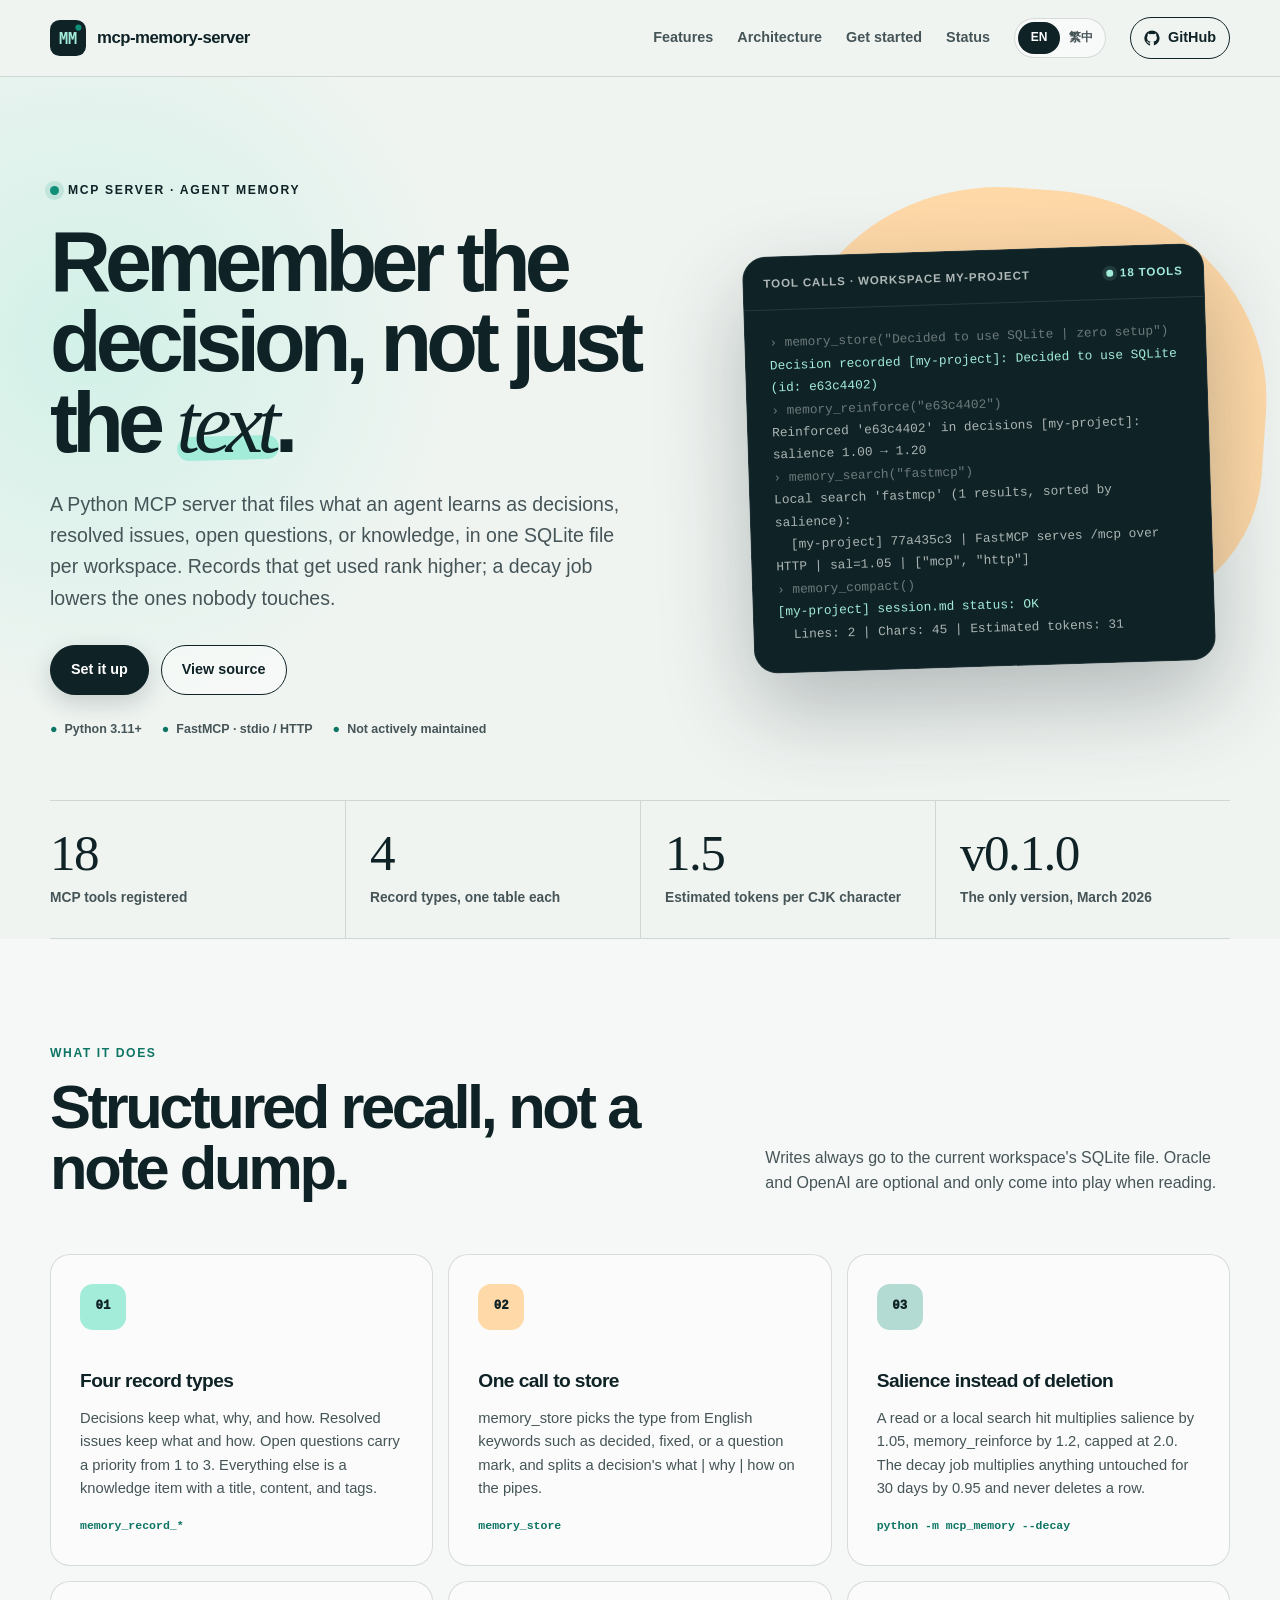
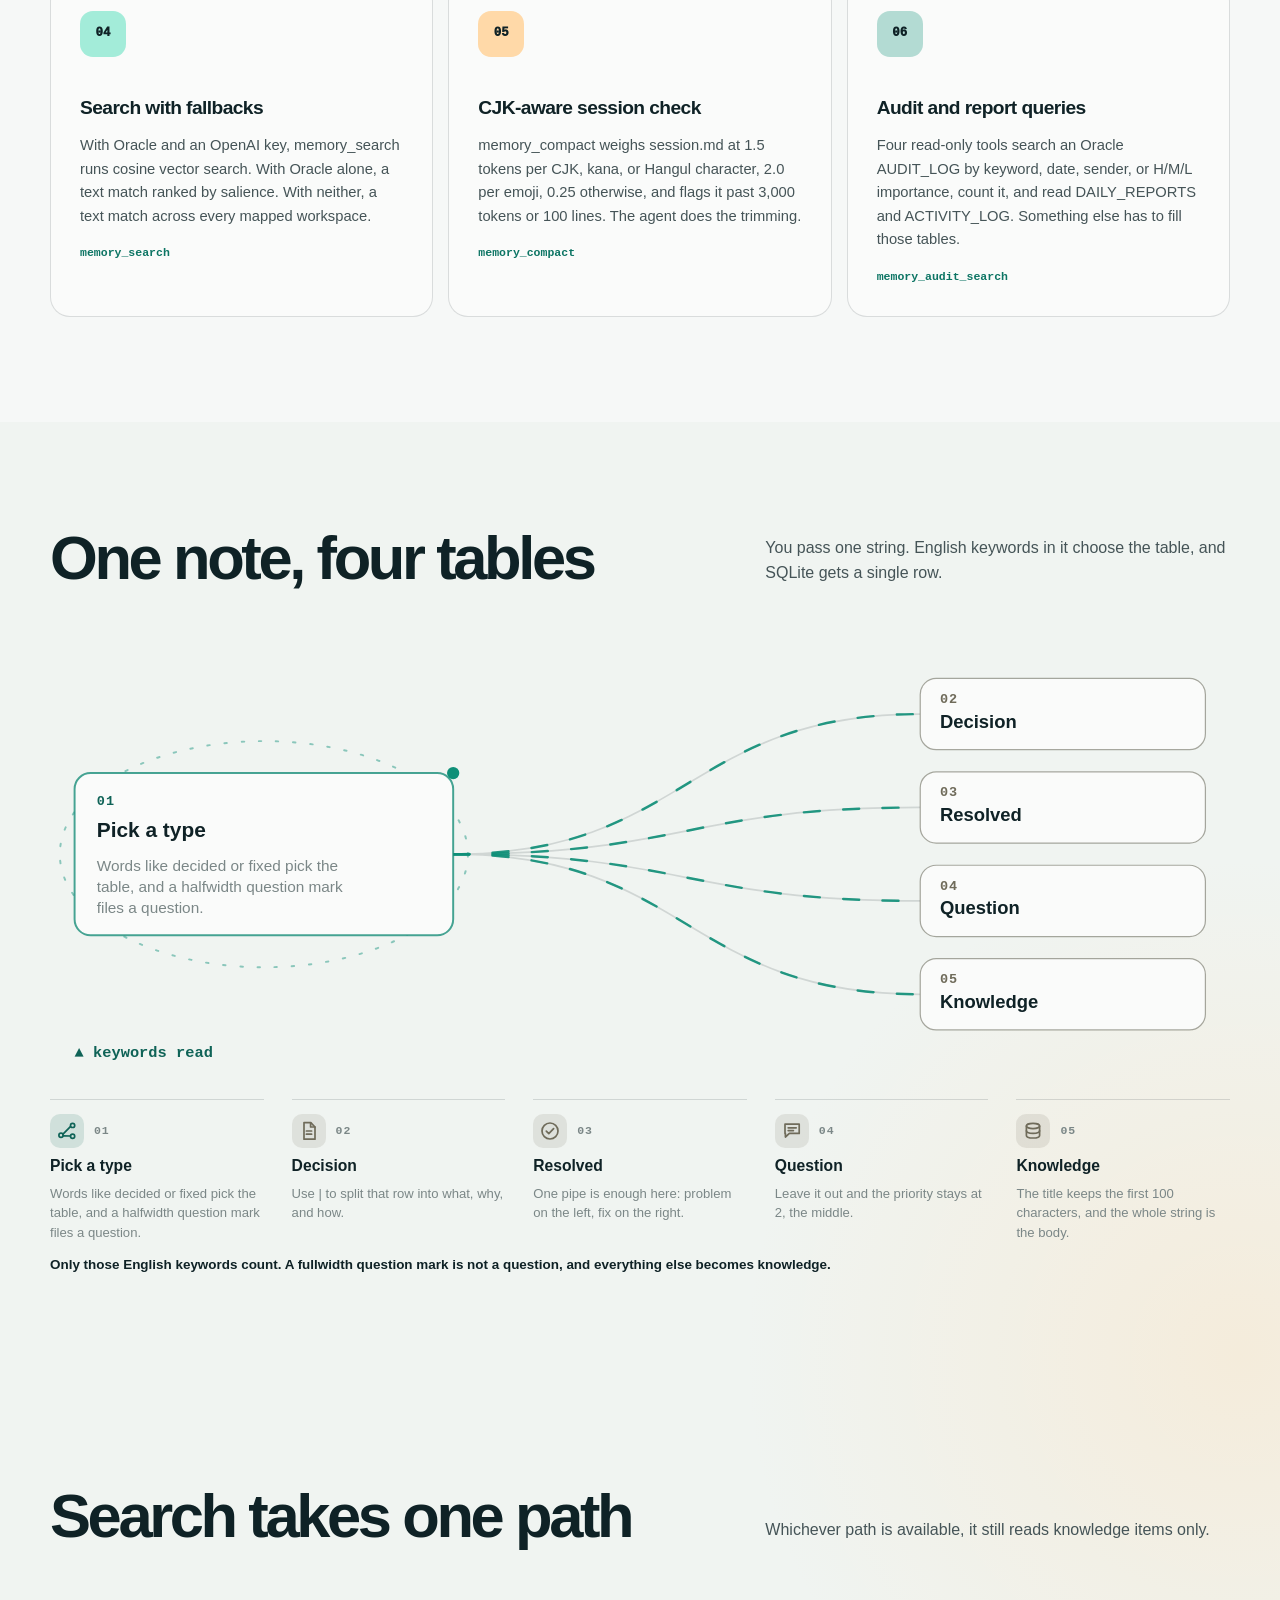
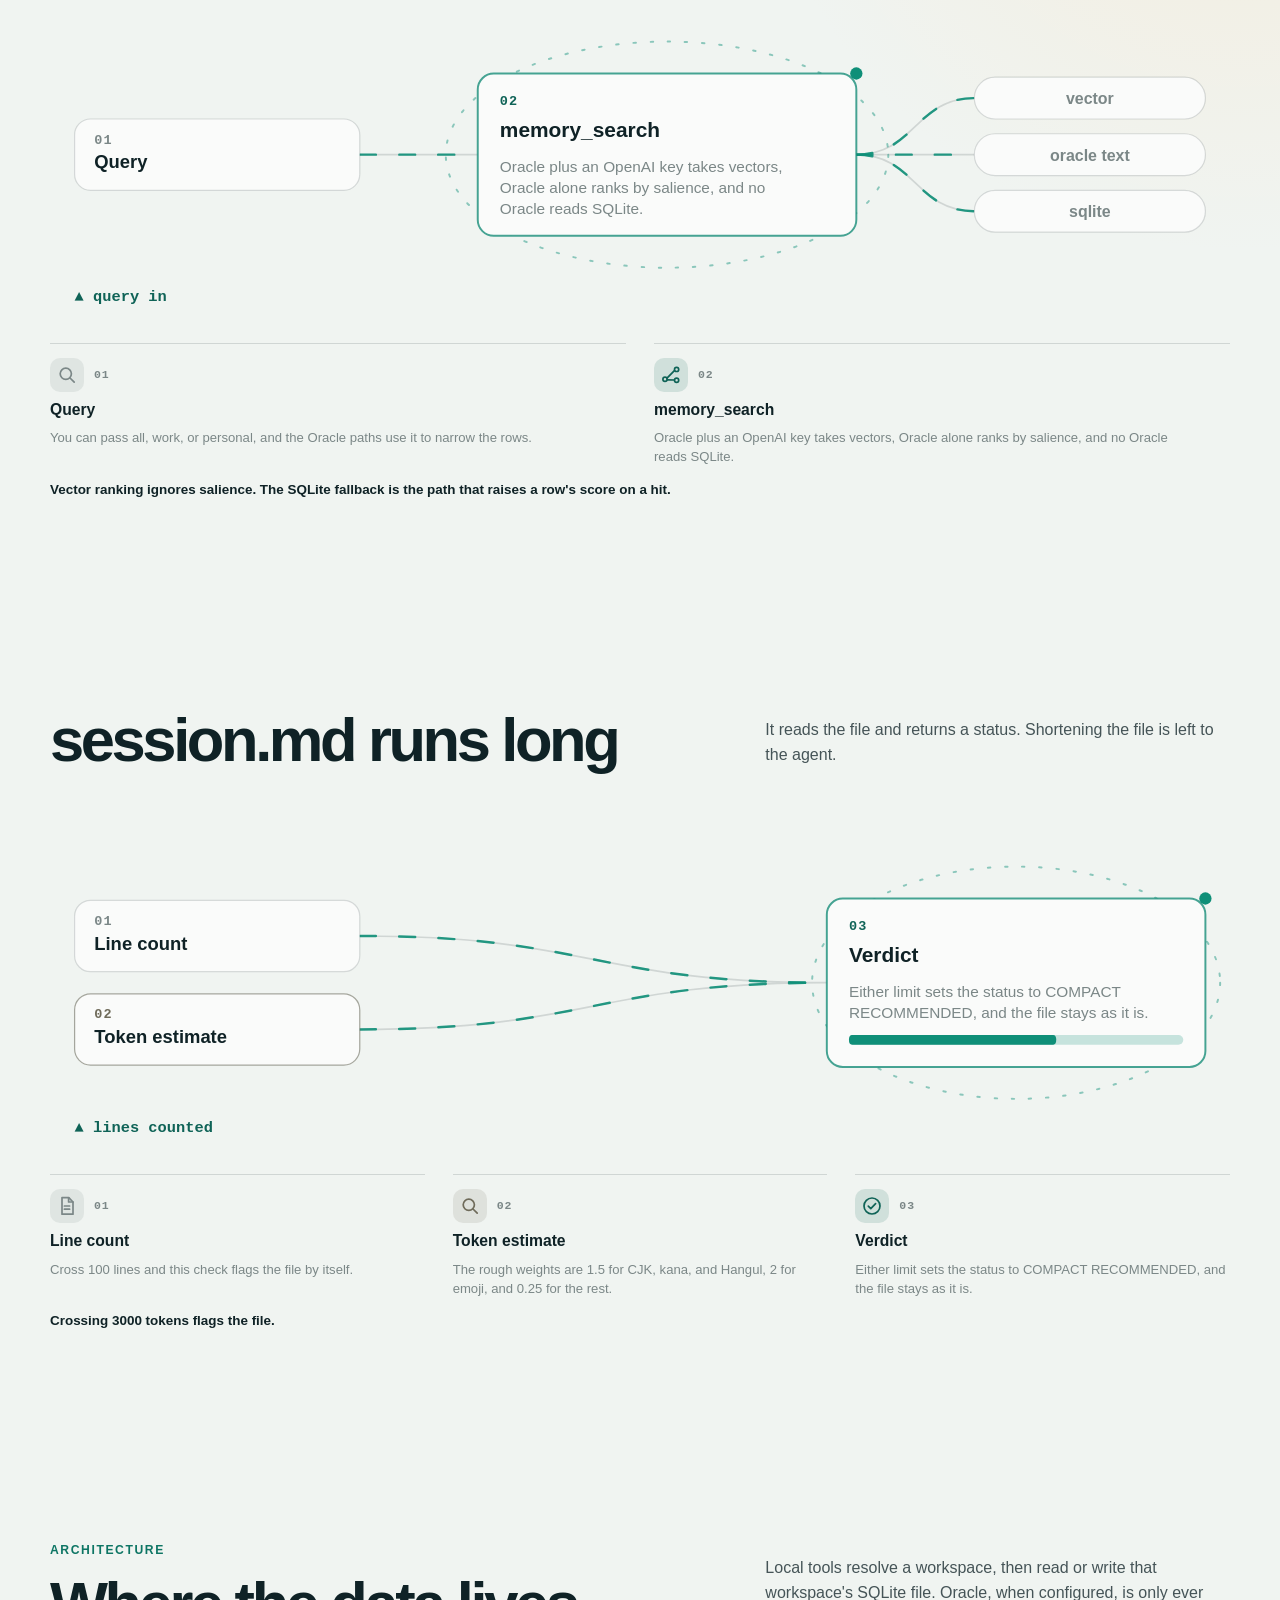
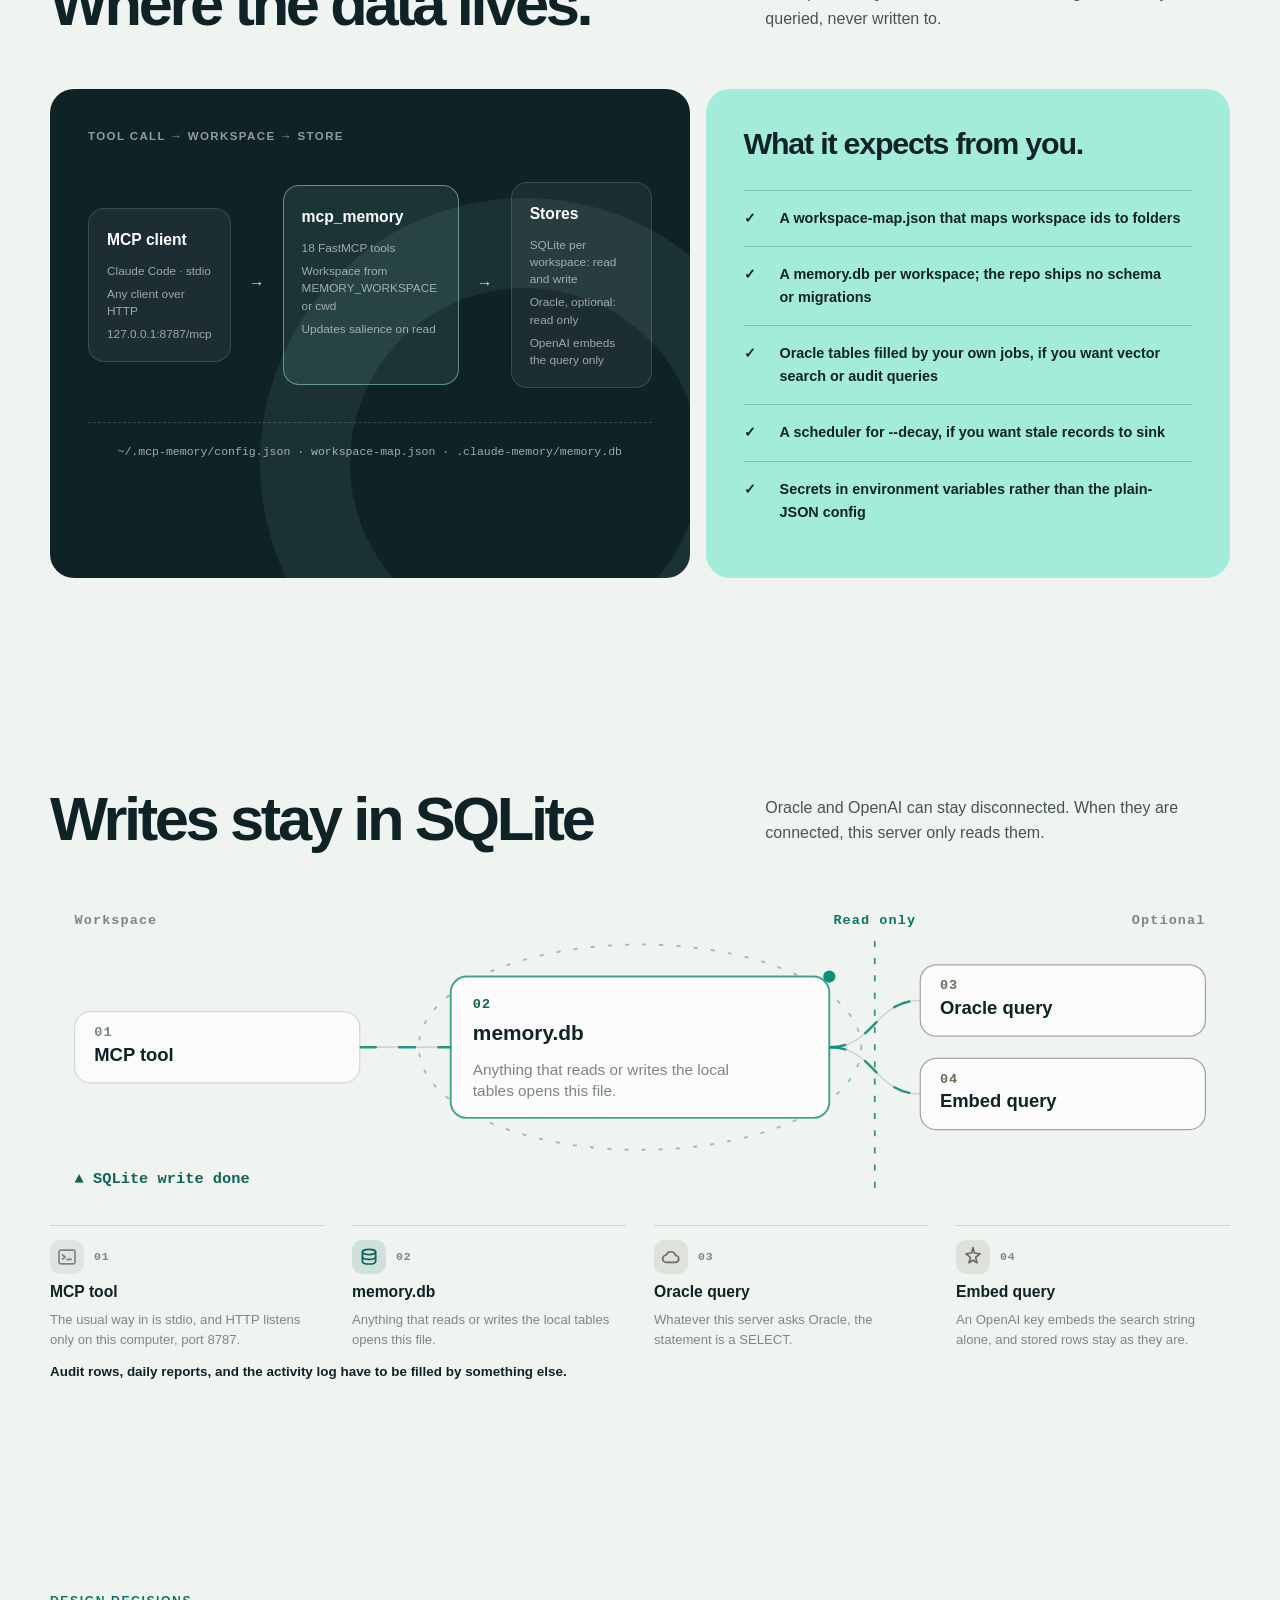
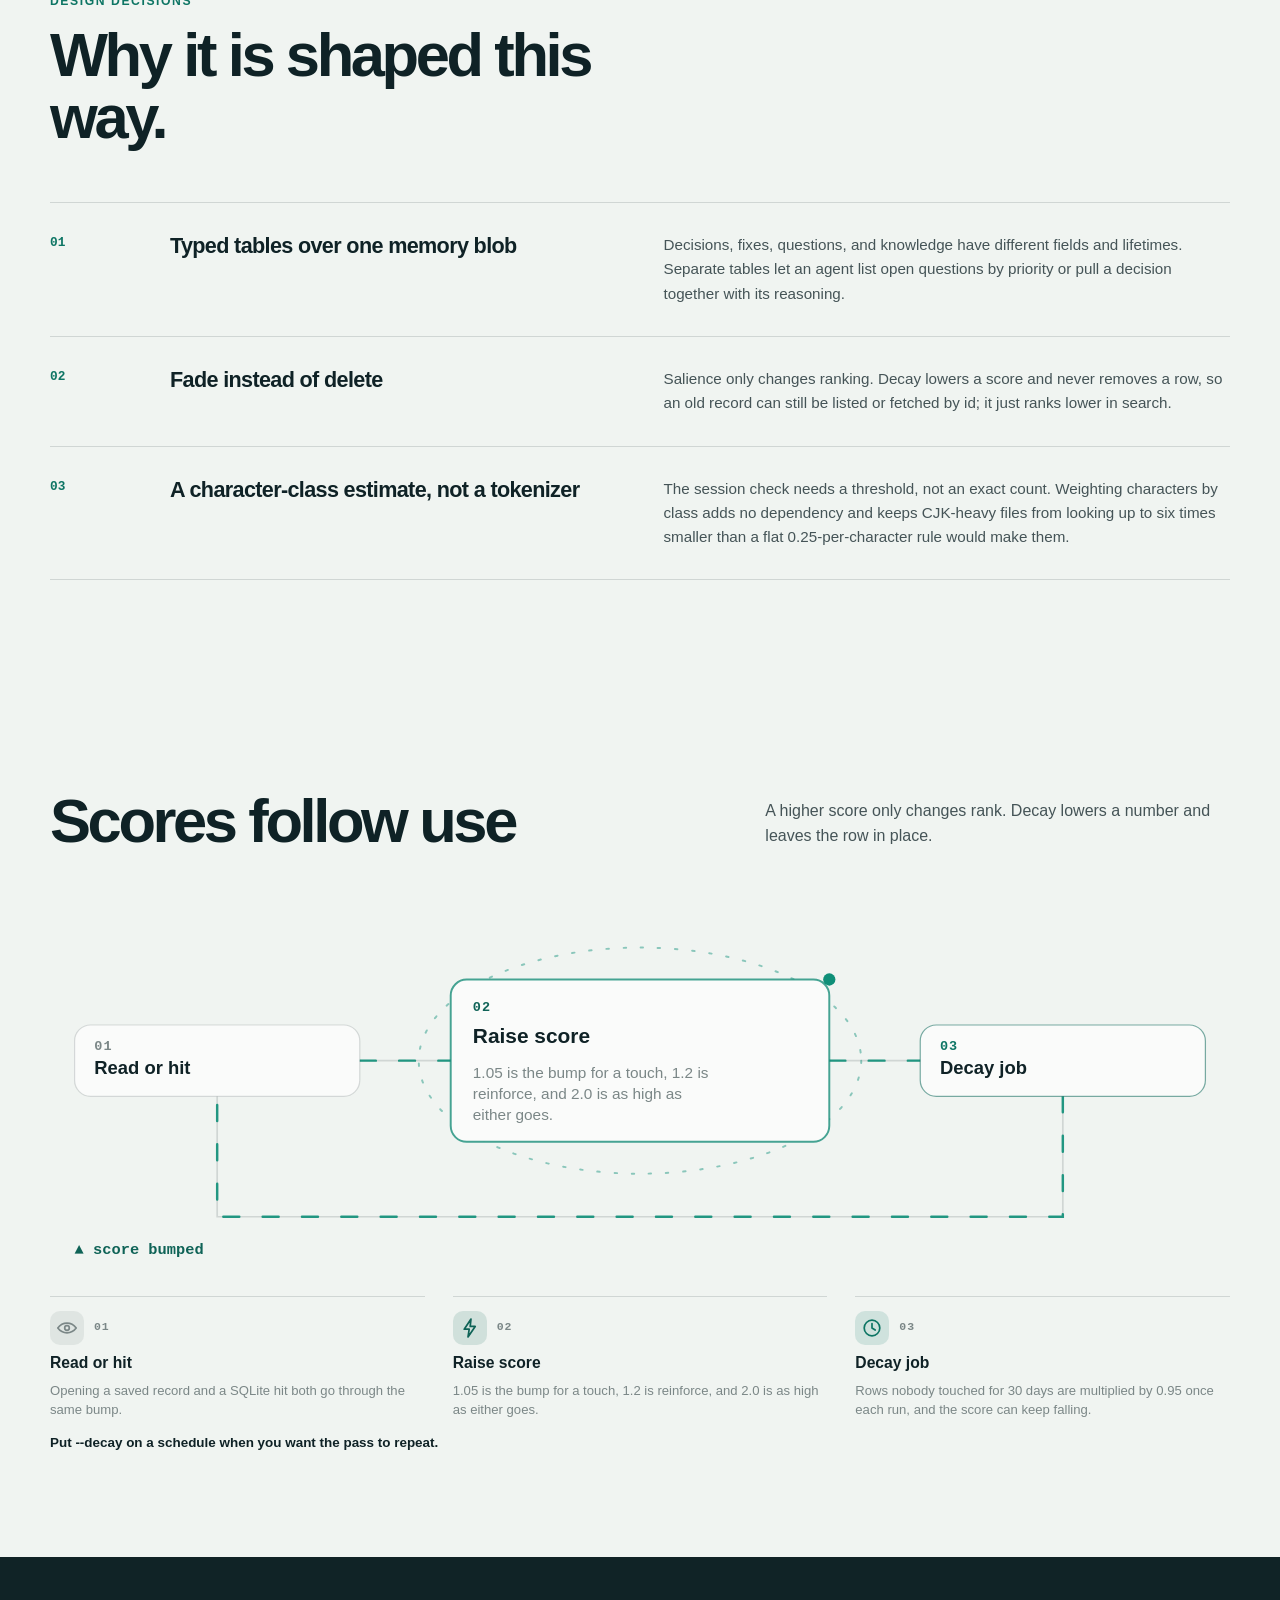
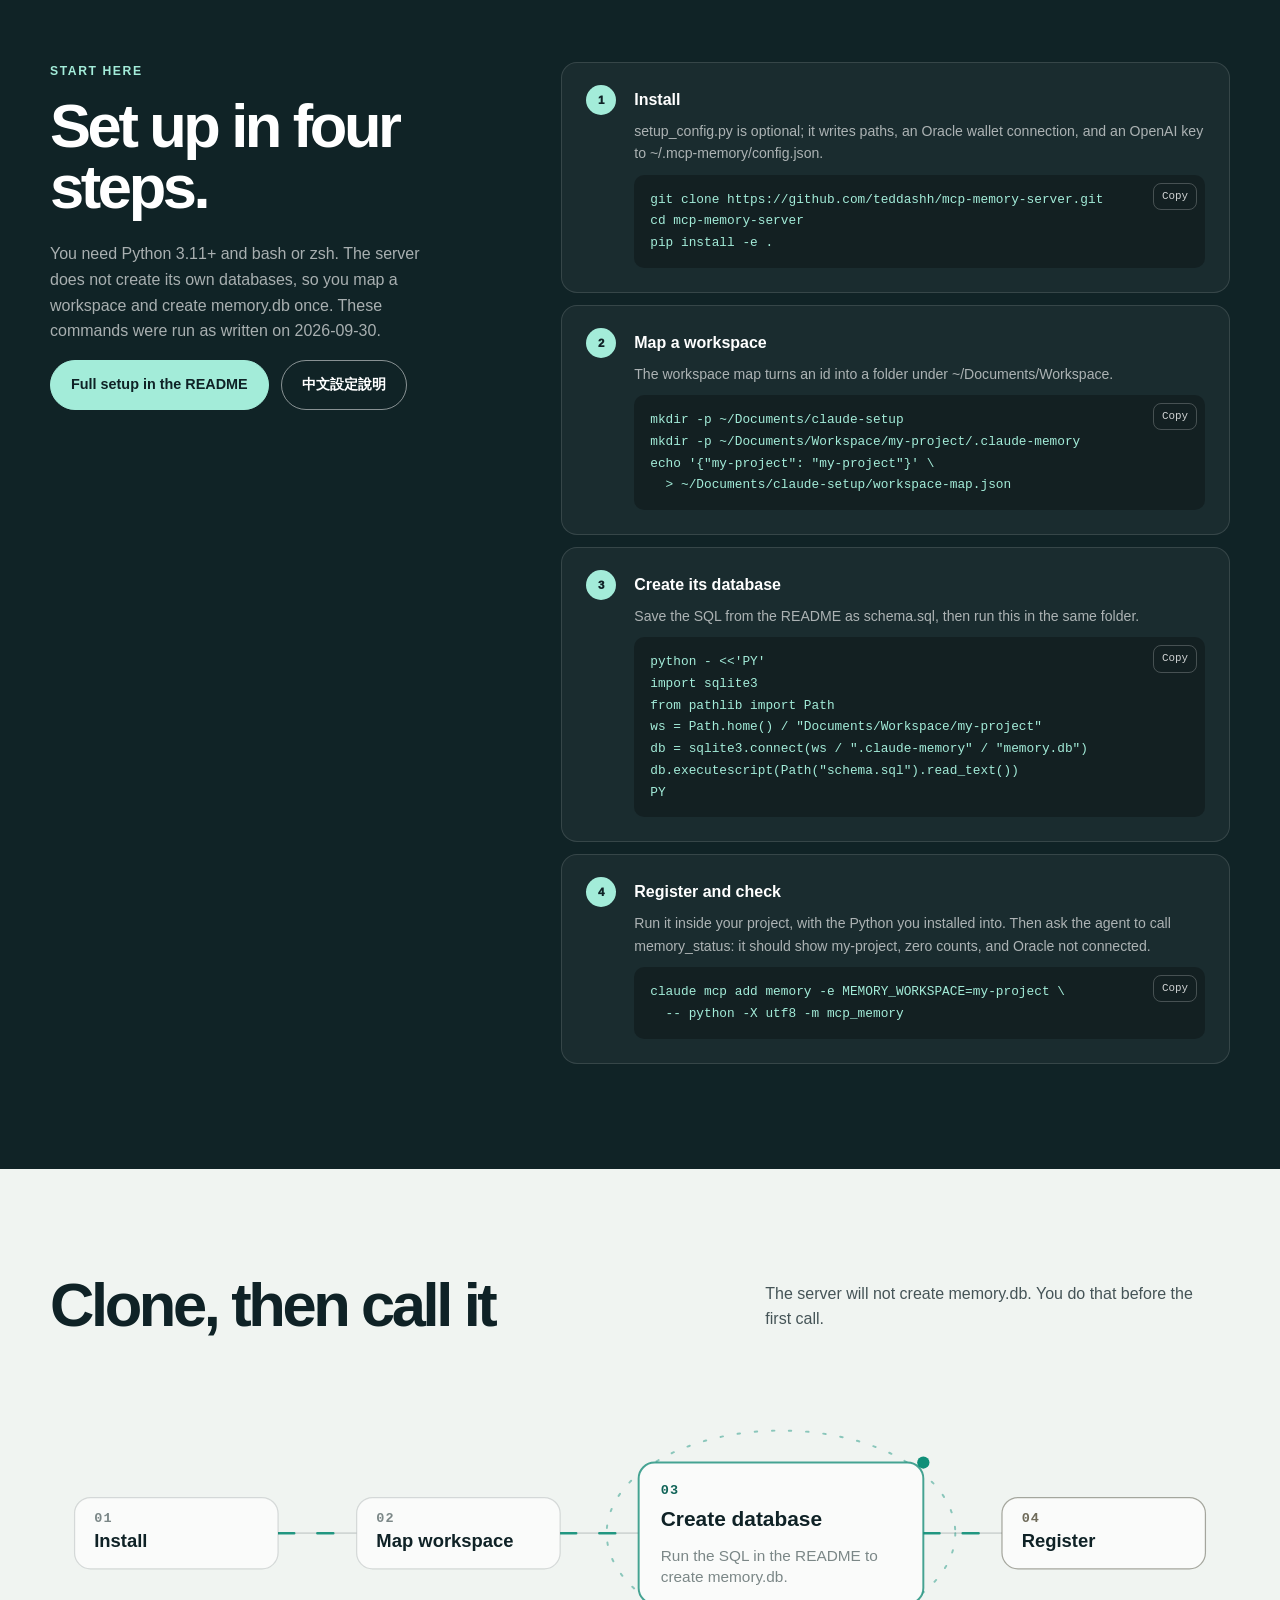
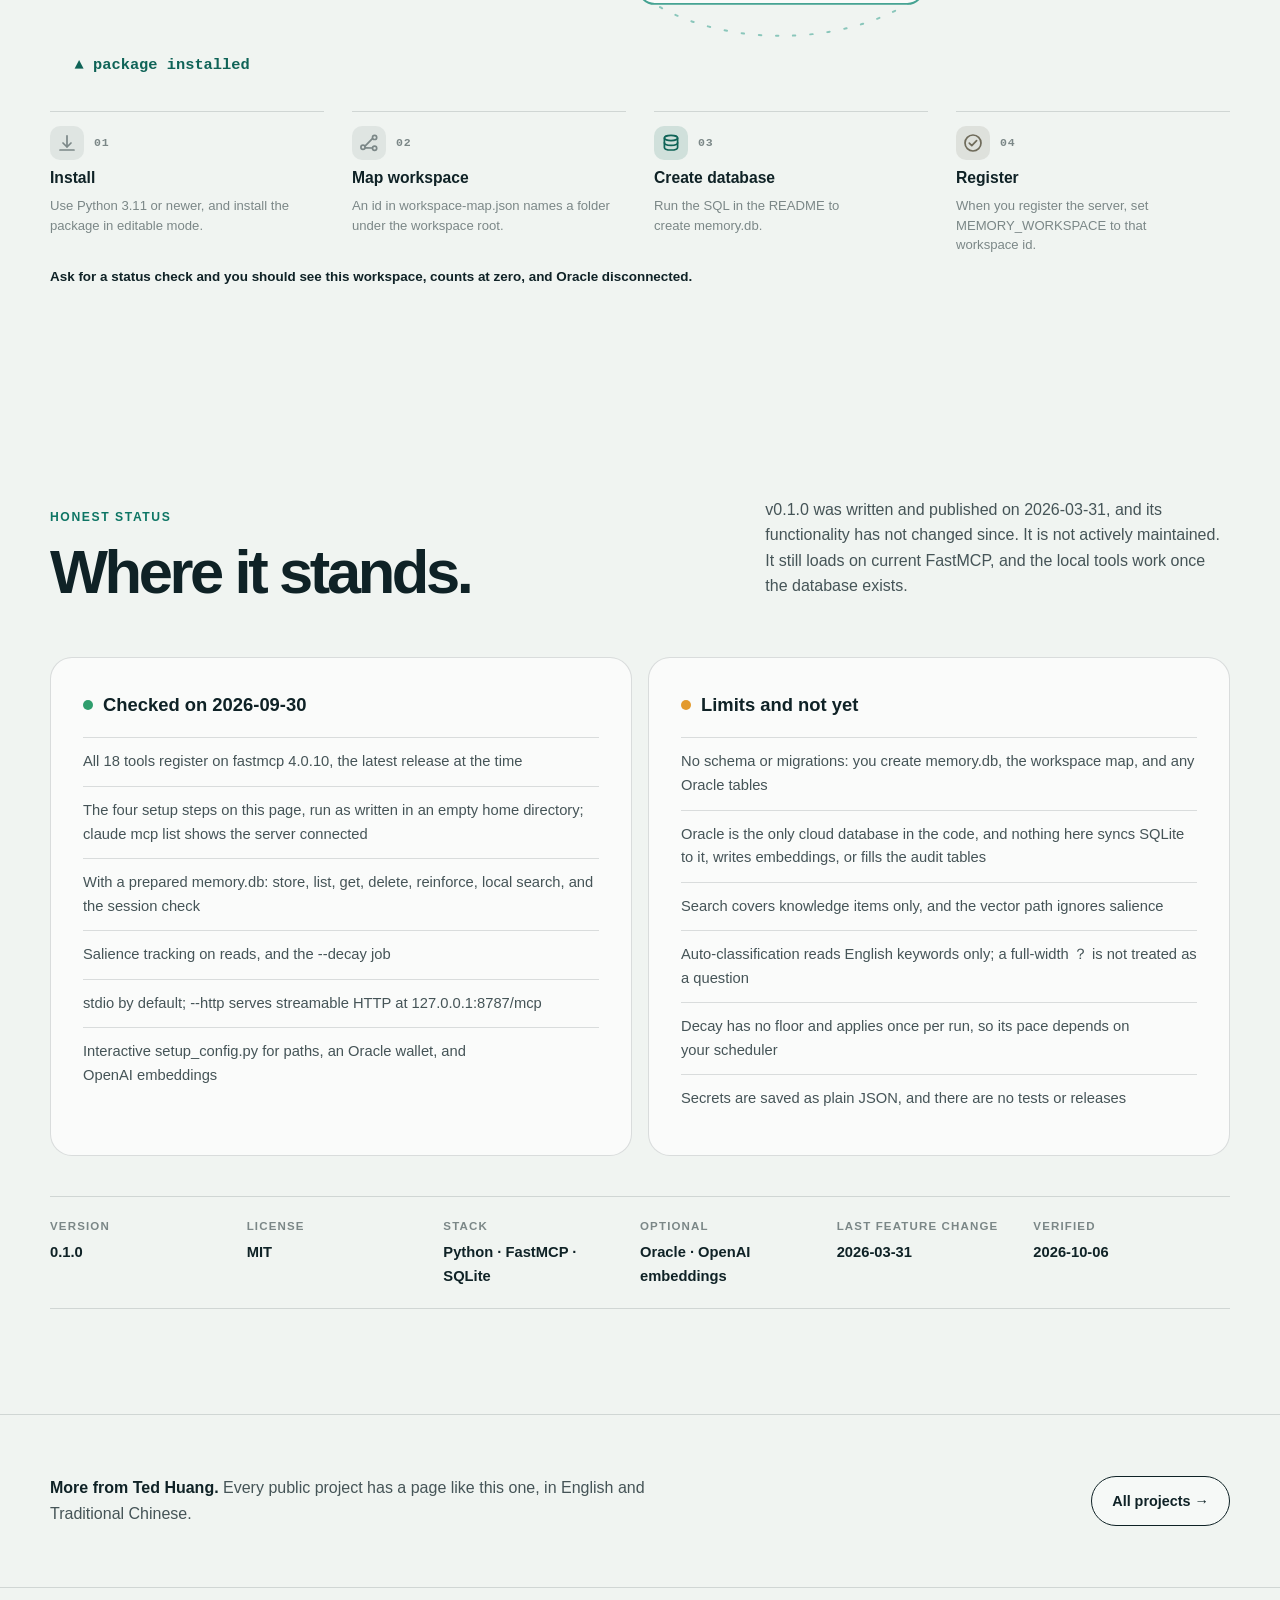
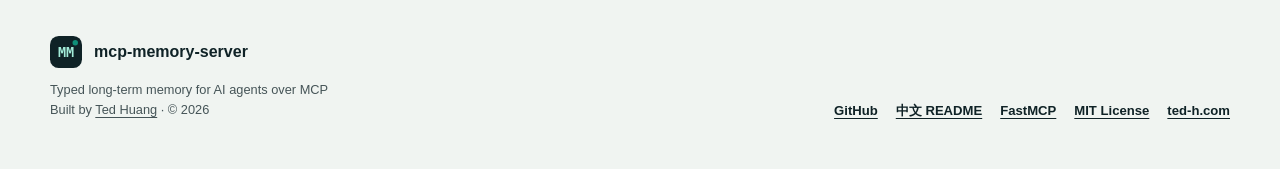
<file: site/index.html>
<!doctype html>
<!-- Generated from site/page.json by the project-page kit (https://github.com/teddashh/teddashh.github.io/tree/main/kit). Edit page.json, then re-render. -->
<html lang="en" data-lang="en" data-title-en="mcp-memory-server · Typed long-term memory for AI agents over MCP" data-title-zh="mcp-memory-server · 透過 MCP 提供給 AI agent 的分類型長期記憶" data-desc-en="An MCP server with 18 tools that keeps decisions, resolved issues, open questions, and knowledge in one SQLite file per workspace, ranks recall by salience, and can query an Oracle database for vector search and audit logs." data-desc-zh="一個有 18 個工具的 MCP 伺服器：把決策、已解決的問題、待解問題與知識，依工作區各存成一個 SQLite 檔，依重要度排序回想，也能查詢 Oracle 資料庫做向量搜尋與稽核紀錄。">
<head>
<meta charset="utf-8">
<meta name="viewport" content="width=device-width, initial-scale=1">
<meta http-equiv="Content-Security-Policy" content="default-src 'none'; style-src 'self'; script-src 'self'; img-src 'self' data:; connect-src 'none'; base-uri 'none'; form-action 'none'">
<meta name="theme-color" content="#0f2226">
<title>mcp-memory-server · Typed long-term memory for AI agents over MCP</title>
<meta name="description" content="An MCP server with 18 tools that keeps decisions, resolved issues, open questions, and knowledge in one SQLite file per workspace, ranks recall by salience, and can query an Oracle database for vector search and audit logs.">
<link rel="canonical" href="https://teddashh.github.io/mcp-memory-server/">
<link rel="alternate" hreflang="en" href="https://teddashh.github.io/mcp-memory-server/">
<link rel="alternate" hreflang="zh-Hant" href="https://teddashh.github.io/mcp-memory-server/?lang=zh-TW">
<link rel="alternate" hreflang="x-default" href="https://teddashh.github.io/mcp-memory-server/">
<meta property="og:type" content="website">
<meta property="og:title" content="mcp-memory-server · Typed long-term memory for AI agents over MCP">
<meta property="og:description" content="An MCP server with 18 tools that keeps decisions, resolved issues, open questions, and knowledge in one SQLite file per workspace, ranks recall by salience, and can query an Oracle database for vector search and audit logs.">
<meta property="og:url" content="https://teddashh.github.io/mcp-memory-server/">
<meta name="twitter:card" content="summary">
<link rel="icon" href="favicon.svg" type="image/svg+xml">
<link rel="stylesheet" href="styles.css">
<script src="lang.js"></script>
<script src="app.js" defer></script>
<link rel="stylesheet" href="flow.css">
<script src="flow.js" defer></script>
<script type="application/ld+json">{"@context": "https://schema.org", "@type": "SoftwareSourceCode", "name": "mcp-memory-server", "codeRepository": "https://github.com/teddashh/mcp-memory-server", "description": "An MCP server with 18 tools that keeps decisions, resolved issues, open questions, and knowledge in one SQLite file per workspace, ranks recall by salience, and can query an Oracle database for vector search and audit logs.", "author": {"@type": "Person", "name": "Ted Huang", "url": "https://www.ted-h.com"}, "url": "https://teddashh.github.io/mcp-memory-server/", "programmingLanguage": "Python", "license": "https://spdx.org/licenses/MIT.html"}</script>
</head>
<body>
<a class="skip-link" href="#main"><span class="lang-en">Skip to content</span><span class="lang-zh" lang="zh-Hant">跳到主要內容</span></a>
<header class="site-header"><div class="header-inner">
<a class="brand" href="#top"><img src="logo.svg" alt="" width="36" height="36"><span>mcp-memory-server</span></a>
<button class="menu-button" type="button" aria-expanded="false" aria-controls="site-navigation"><span class="lang-en">Menu</span><span class="lang-zh" lang="zh-Hant">選單</span></button>
<nav class="site-nav" id="site-navigation" aria-label="Primary">
<a href="#features"><span class="lang-en">Features</span><span class="lang-zh" lang="zh-Hant">功能</span></a><a href="#architecture"><span class="lang-en">Architecture</span><span class="lang-zh" lang="zh-Hant">架構</span></a><a href="#start"><span class="lang-en">Get started</span><span class="lang-zh" lang="zh-Hant">開始使用</span></a><a href="#status"><span class="lang-en">Status</span><span class="lang-zh" lang="zh-Hant">目前狀態</span></a>
<div class="language-switch" role="group" aria-label="Language / 語言"><button type="button" data-language="en" aria-pressed="true">EN</button><button type="button" data-language="zh" aria-pressed="false">繁中</button></div>
<a class="github-link" href="https://github.com/teddashh/mcp-memory-server"><svg viewBox="0 0 24 24" aria-hidden="true"><path fill="currentColor" d="M12 .7a11.5 11.5 0 0 0-3.64 22.4c.58.1.79-.25.79-.56v-2.24c-3.22.7-3.9-1.37-3.9-1.37-.52-1.34-1.28-1.7-1.28-1.7-1.05-.72.08-.7.08-.7 1.16.08 1.77 1.19 1.77 1.19 1.03 1.77 2.7 1.26 3.36 .96 .1-.75.4-1.26.73-1.55-2.57-.29-5.28-1.29-5.28-5.69 0-1.26.45-2.28 1.19-3.09-.12-.29-.52-1.46.11-3.05 0 0 .97-.31 3.16 1.18a10.96 10.96 0 0 1 5.76 0c2.2-1.49 3.16-1.18 3.16-1.18.63 1.59.23 2.76.11 3.05 .74 .81 1.19 1.83 1.19 3.09 0 4.42-2.72 5.39-5.3 5.68 .42 .36.79 1.07.79 2.16v3.21c0 .31.21 .67 .8.56A11.5 11.5 0 0 0 12 .7Z"/></svg><span>GitHub</span></a>
</nav>
</div></header>
<main id="main">
<section class="hero" id="top"><div class="hero-copy"><div class="eyebrow"><span class="lang-en">MCP server · agent memory</span><span class="lang-zh" lang="zh-Hant">MCP 伺服器 · agent 記憶</span></div><h1 class="lang-en">Remember the decision, not just the <em>text</em>.</h1><h1 class="lang-zh" lang="zh-Hant">記住的是<em>決策</em>，不只是文字。</h1><p class="lang-en">A Python MCP server that files what an agent learns as decisions, resolved issues, open questions, or knowledge, in one SQLite file per workspace. Records that get used rank higher; a decay job lowers the ones nobody touches.</p><p class="lang-zh" lang="zh-Hant">一個 Python 寫的 MCP 伺服器，把 agent 學到的東西分成決策、已解決的問題、待解問題與知識，每個工作區存成一個 SQLite 檔。常被用到的紀錄排得比較前面，沒人碰的由衰減排程慢慢調低。</p><div class="button-row"><a class="button button-primary" href="#start"><span class="lang-en">Set it up</span><span class="lang-zh" lang="zh-Hant">開始設定</span></a><a class="button button-secondary" href="https://github.com/teddashh/mcp-memory-server"><span class="lang-en">View source</span><span class="lang-zh" lang="zh-Hant">查看原始碼</span></a></div><div class="hero-notes"><span>Python 3.11+</span><span>FastMCP · stdio / HTTP</span><span class="lang-en">Not actively maintained</span><span class="lang-zh" lang="zh-Hant">目前沒有持續維護</span></div></div><div class="visual-wrap"><div class="panel"><div class="panel-top"><span><span class="lang-en">Tool calls · workspace my-project</span><span class="lang-zh" lang="zh-Hant">工具呼叫 · 工作區 my-project</span></span><span class="live-dot"><span class="lang-en">18 tools</span><span class="lang-zh" lang="zh-Hant">18 個工具</span></span></div><pre class="term"><span class="t-dim">› memory_store(&quot;Decided to use SQLite | zero setup&quot;)</span><span class="t-ok">Decision recorded [my-project]: Decided to use SQLite (id: e63c4402)</span><span class="t-dim">› memory_reinforce(&quot;e63c4402&quot;)</span><span class="t-out">Reinforced &#x27;e63c4402&#x27; in decisions [my-project]: salience 1.00 → 1.20</span><span class="t-dim">› memory_search(&quot;fastmcp&quot;)</span><span class="t-out">Local search &#x27;fastmcp&#x27; (1 results, sorted by salience):</span><span class="t-out">  [my-project] 77a435c3 | FastMCP serves /mcp over HTTP | sal=1.05 | [&quot;mcp&quot;, &quot;http&quot;]</span><span class="t-dim">› memory_compact()</span><span class="t-ok">[my-project] session.md status: OK</span><span class="t-out">  Lines: 2 | Chars: 45 | Estimated tokens: 31</span></pre></div></div></section>
<div class="stats n4"><div class="stat"><span class="stat-value">18</span><span class="stat-label"><span class="lang-en">MCP tools registered</span><span class="lang-zh" lang="zh-Hant">已註冊的 MCP 工具</span></span></div><div class="stat"><span class="stat-value">4</span><span class="stat-label"><span class="lang-en">Record types, one table each</span><span class="lang-zh" lang="zh-Hant">紀錄類型，各有一張表</span></span></div><div class="stat"><span class="stat-value">1.5</span><span class="stat-label"><span class="lang-en">Estimated tokens per CJK character</span><span class="lang-zh" lang="zh-Hant">每個 CJK 字元的估計 token 數</span></span></div><div class="stat"><span class="stat-value">v0.1.0</span><span class="stat-label"><span class="lang-en">The only version, March 2026</span><span class="lang-zh" lang="zh-Hant">唯一的版本，2026 年 3 月</span></span></div></div>
<section class="tinted" id="features"><div class="section"><div class="section-heading "><div><div class="section-kicker"><span class="lang-en">What it does</span><span class="lang-zh" lang="zh-Hant">它做什麼</span></div><h2 class="lang-en">Structured recall, not a note dump.</h2><h2 class="lang-zh" lang="zh-Hant">有結構的回想，不是一堆筆記。</h2></div><p class="lang-en">Writes always go to the current workspace&#x27;s SQLite file. Oracle and OpenAI are optional and only come into play when reading.</p><p class="lang-zh" lang="zh-Hant">寫入一律進目前工作區的 SQLite 檔。Oracle 與 OpenAI 都是選配，只在讀取時派上用場。</p></div><div class="card-grid"><article class="card"><div class="card-icon">01</div><h3 class="lang-en">Four record types</h3><h3 class="lang-zh" lang="zh-Hant">四種紀錄類型</h3><p class="lang-en">Decisions keep what, why, and how. Resolved issues keep what and how. Open questions carry a priority from 1 to 3. Everything else is a knowledge item with a title, content, and tags.</p><p class="lang-zh" lang="zh-Hant">決策記下做什麼、為什麼、怎麼做；已解決的問題記下問題與解法；待解問題有 1 到 3 的優先度；其餘都是有標題、內容與標籤的知識項目。</p><span class="tag">memory_record_*</span></article><article class="card"><div class="card-icon">02</div><h3 class="lang-en">One call to store</h3><h3 class="lang-zh" lang="zh-Hant">一個呼叫就能存</h3><p class="lang-en">memory_store picks the type from English keywords such as decided, fixed, or a question mark, and splits a decision&#x27;s what | why | how on the pipes.</p><p class="lang-zh" lang="zh-Hant">memory_store 依英文關鍵字判斷類型，例如 decided、fixed 或半形的 ?，再用 | 把決策拆成做什麼、為什麼、怎麼做。</p><span class="tag">memory_store</span></article><article class="card"><div class="card-icon">03</div><h3 class="lang-en">Salience instead of deletion</h3><h3 class="lang-zh" lang="zh-Hant">用重要度取代刪除</h3><p class="lang-en">A read or a local search hit multiplies salience by 1.05, memory_reinforce by 1.2, capped at 2.0. The decay job multiplies anything untouched for 30 days by 0.95 and never deletes a row.</p><p class="lang-zh" lang="zh-Hant">每次讀取或本地搜尋命中，重要度乘以 1.05；memory_reinforce 乘以 1.2，上限 2.0。衰減排程把 30 天沒被碰過的紀錄乘以 0.95，但從不刪除資料。</p><span class="tag">python -m mcp_memory --decay</span></article><article class="card"><div class="card-icon">04</div><h3 class="lang-en">Search with fallbacks</h3><h3 class="lang-zh" lang="zh-Hant">逐層退回的搜尋</h3><p class="lang-en">With Oracle and an OpenAI key, memory_search runs cosine vector search. With Oracle alone, a text match ranked by salience. With neither, a text match across every mapped workspace.</p><p class="lang-zh" lang="zh-Hant">有 Oracle 加 OpenAI 金鑰時，memory_search 做 cosine 向量搜尋；只有 Oracle 時，改用依重要度排序的文字比對；兩者都沒有，就比對所有已對應的工作區。</p><span class="tag">memory_search</span></article><article class="card"><div class="card-icon">05</div><h3 class="lang-en">CJK-aware session check</h3><h3 class="lang-zh" lang="zh-Hant">CJK 感知的 session 檢查</h3><p class="lang-en">memory_compact weighs session.md at 1.5 tokens per CJK, kana, or Hangul character, 2.0 per emoji, 0.25 otherwise, and flags it past 3,000 tokens or 100 lines. The agent does the trimming.</p><p class="lang-zh" lang="zh-Hant">memory_compact 估算 session.md 時，CJK、日文假名與韓文每字算 1.5 token，emoji 算 2.0，其他算 0.25，超過 3,000 token 或 100 行就提醒壓縮，實際整理交給 agent。</p><span class="tag">memory_compact</span></article><article class="card"><div class="card-icon">06</div><h3 class="lang-en">Audit and report queries</h3><h3 class="lang-zh" lang="zh-Hant">稽核與報告查詢</h3><p class="lang-en">Four read-only tools search an Oracle AUDIT_LOG by keyword, date, sender, or H/M/L importance, count it, and read DAILY_REPORTS and ACTIVITY_LOG. Something else has to fill those tables.</p><p class="lang-zh" lang="zh-Hant">四個唯讀工具可以依關鍵字、日期、寄件者或 H/M/L 重要性搜尋 Oracle 的 AUDIT_LOG、做統計，也能讀 DAILY_REPORTS 與 ACTIVITY_LOG。這些表要由別的程式寫入。</p><span class="tag">memory_audit_search</span></article></div></div></section>
<section class="section" id="store"><div class="section-heading "><div><h2 class="lang-en">One note, four tables</h2><h2 class="lang-zh" lang="zh-Hant">一則紀錄，四張表</h2></div><p class="lang-en">You pass one string. English keywords in it choose the table, and SQLite gets a single row.</p><p class="lang-zh" lang="zh-Hant">你傳一串文字。裡面的英文關鍵字決定表，SQLite 只會多一列。</p></div><figure class="fd lang-en" data-fd="{&quot;columns&quot;:[[0],[1,2,3,4]],&quot;core&quot;:0}"><ol class="fd-legend"><li class="fd-node" data-step="0" data-tone="accent" data-icon="route"><span class="fd-head"><span class="fd-chip"></span><span class="fd-step" aria-hidden="true">01</span></span><p class="fd-title">Pick a type</p><p class="fd-note">Words like decided or fixed pick the table, and a halfwidth question mark files a question.</p><span class="fd-link" aria-hidden="true"></span></li><li class="fd-node" data-step="1" data-tone="info" data-icon="doc"><span class="fd-head"><span class="fd-chip"></span><span class="fd-step" aria-hidden="true">02</span></span><p class="fd-title">Decision</p><p class="fd-note">Use | to split that row into what, why, and how.</p><span class="fd-link" aria-hidden="true"></span></li><li class="fd-node" data-step="2" data-tone="info" data-icon="check"><span class="fd-head"><span class="fd-chip"></span><span class="fd-step" aria-hidden="true">03</span></span><p class="fd-title">Resolved</p><p class="fd-note">One pipe is enough here: problem on the left, fix on the right.</p><span class="fd-link" aria-hidden="true"></span></li><li class="fd-node" data-step="3" data-tone="info" data-icon="chat"><span class="fd-head"><span class="fd-chip"></span><span class="fd-step" aria-hidden="true">04</span></span><p class="fd-title">Question</p><p class="fd-note">Leave it out and the priority stays at 2, the middle.</p><span class="fd-link" aria-hidden="true"></span></li><li class="fd-node" data-step="4" data-tone="info" data-icon="database"><span class="fd-head"><span class="fd-chip"></span><span class="fd-step" aria-hidden="true">05</span></span><p class="fd-title">Knowledge</p><p class="fd-note">The title keeps the first 100 characters, and the whole string is the body.</p></li></ol><ul class="fd-ticks"><li>keywords read</li><li>table picked</li><li>one row written</li></ul><figcaption>Only those English keywords count. A fullwidth question mark is not a question, and everything else becomes knowledge.</figcaption></figure><figure class="fd lang-zh" lang="zh-Hant" data-fd="{&quot;columns&quot;:[[0],[1,2,3,4]],&quot;core&quot;:0}"><ol class="fd-legend"><li class="fd-node" data-step="0" data-tone="accent" data-icon="route"><span class="fd-head"><span class="fd-chip"></span><span class="fd-step" aria-hidden="true">01</span></span><p class="fd-title">判斷類型</p><p class="fd-note">decided 或 fixed 這類字決定表，半形問號則當成問題。</p><span class="fd-link" aria-hidden="true"></span></li><li class="fd-node" data-step="1" data-tone="info" data-icon="doc"><span class="fd-head"><span class="fd-chip"></span><span class="fd-step" aria-hidden="true">02</span></span><p class="fd-title">決策</p><p class="fd-note">用 | 隔開，拆成做什麼、為什麼和怎麼做。</p><span class="fd-link" aria-hidden="true"></span></li><li class="fd-node" data-step="2" data-tone="info" data-icon="check"><span class="fd-head"><span class="fd-chip"></span><span class="fd-step" aria-hidden="true">03</span></span><p class="fd-title">已解決</p><p class="fd-note">這裡一個 | 就夠，左邊是問題，右邊是解法。</p><span class="fd-link" aria-hidden="true"></span></li><li class="fd-node" data-step="3" data-tone="info" data-icon="chat"><span class="fd-head"><span class="fd-chip"></span><span class="fd-step" aria-hidden="true">04</span></span><p class="fd-title">待解問題</p><p class="fd-note">沒填的話，優先度就是 2，中間那一檔。</p><span class="fd-link" aria-hidden="true"></span></li><li class="fd-node" data-step="4" data-tone="info" data-icon="database"><span class="fd-head"><span class="fd-chip"></span><span class="fd-step" aria-hidden="true">05</span></span><p class="fd-title">知識</p><p class="fd-note">標題只留前 100 個字，整段字串當內容。</p></li></ol><ul class="fd-ticks"><li>看過關鍵字</li><li>表選好了</li><li>寫進一列</li></ul><figcaption>只認這些英文關鍵字。全形問號不算問題，對不上的字就進知識表。</figcaption></figure></section>
<section class="section" id="search"><div class="section-heading "><div><h2 class="lang-en">Search takes one path</h2><h2 class="lang-zh" lang="zh-Hant">搜尋只走一條路</h2></div><p class="lang-en">Whichever path is available, it still reads knowledge items only.</p><p class="lang-zh" lang="zh-Hant">不管走得到哪條路，讀的都只有知識。</p></div><figure class="fd lang-en" data-fd="{&quot;columns&quot;:[[0],[1]],&quot;core&quot;:1,&quot;lanes&quot;:[&quot;vector&quot;,&quot;oracle text&quot;,&quot;sqlite&quot;]}"><ol class="fd-legend"><li class="fd-node" data-step="0" data-tone="neutral" data-icon="search"><span class="fd-head"><span class="fd-chip"></span><span class="fd-step" aria-hidden="true">01</span></span><p class="fd-title">Query</p><p class="fd-note">You can pass all, work, or personal, and the Oracle paths use it to narrow the rows.</p><span class="fd-link" aria-hidden="true"></span></li><li class="fd-node" data-step="1" data-tone="accent" data-icon="route"><span class="fd-head"><span class="fd-chip"></span><span class="fd-step" aria-hidden="true">02</span></span><p class="fd-title">memory_search</p><p class="fd-note">Oracle plus an OpenAI key takes vectors, Oracle alone ranks by salience, and no Oracle reads SQLite.</p></li></ol><ul class="fd-ticks"><li>query in</li><li>one path chosen</li><li>knowledge only</li></ul><figcaption>Vector ranking ignores salience. The SQLite fallback is the path that raises a row&#x27;s score on a hit.</figcaption></figure><figure class="fd lang-zh" lang="zh-Hant" data-fd="{&quot;columns&quot;:[[0],[1]],&quot;core&quot;:1,&quot;lanes&quot;:[&quot;vector&quot;,&quot;oracle text&quot;,&quot;sqlite&quot;]}"><ol class="fd-legend"><li class="fd-node" data-step="0" data-tone="neutral" data-icon="search"><span class="fd-head"><span class="fd-chip"></span><span class="fd-step" aria-hidden="true">01</span></span><p class="fd-title">查詢字串</p><p class="fd-note">可以帶 all、work 或 personal，Oracle 的路會拿來縮小範圍。</p><span class="fd-link" aria-hidden="true"></span></li><li class="fd-node" data-step="1" data-tone="accent" data-icon="route"><span class="fd-head"><span class="fd-chip"></span><span class="fd-step" aria-hidden="true">02</span></span><p class="fd-title">搜尋入口</p><p class="fd-note">Oracle 加 OpenAI 金鑰走向量，只有 Oracle 按重要度排，都沒有就查 SQLite。</p></li></ol><ul class="fd-ticks"><li>查詢進來了</li><li>選了一條路</li><li>只回知識</li></ul><figcaption>向量排序不看重要度。只有退回 SQLite 時，命中才會把那一列的分數調高。</figcaption></figure></section>
<section class="section" id="session"><div class="section-heading "><div><h2 class="lang-en">session.md runs long</h2><h2 class="lang-zh" lang="zh-Hant">session.md 太長時</h2></div><p class="lang-en">It reads the file and returns a status. Shortening the file is left to the agent.</p><p class="lang-zh" lang="zh-Hant">它讀完檔，回你一個狀態。檔案要由 agent 自己縮短。</p></div><figure class="fd lang-en" data-fd="{&quot;columns&quot;:[[0,1],[2]],&quot;core&quot;:2,&quot;meter&quot;:true}"><ol class="fd-legend"><li class="fd-node" data-step="0" data-tone="neutral" data-icon="doc"><span class="fd-head"><span class="fd-chip"></span><span class="fd-step" aria-hidden="true">01</span></span><p class="fd-title">Line count</p><p class="fd-note">Cross 100 lines and this check flags the file by itself.</p><span class="fd-link" aria-hidden="true"></span></li><li class="fd-node" data-step="1" data-tone="info" data-icon="search"><span class="fd-head"><span class="fd-chip"></span><span class="fd-step" aria-hidden="true">02</span></span><p class="fd-title">Token estimate</p><p class="fd-note">The rough weights are 1.5 for CJK, kana, and Hangul, 2 for emoji, and 0.25 for the rest.</p><span class="fd-link" aria-hidden="true"></span></li><li class="fd-node" data-step="2" data-tone="accent" data-icon="check"><span class="fd-head"><span class="fd-chip"></span><span class="fd-step" aria-hidden="true">03</span></span><p class="fd-title">Verdict</p><p class="fd-note">Either limit sets the status to COMPACT RECOMMENDED, and the file stays as it is.</p></li></ol><ul class="fd-ticks"><li>lines counted</li><li>tokens estimated</li><li>file left as is</li></ul><figcaption>Crossing 3000 tokens flags the file.</figcaption></figure><figure class="fd lang-zh" lang="zh-Hant" data-fd="{&quot;columns&quot;:[[0,1],[2]],&quot;core&quot;:2,&quot;meter&quot;:true}"><ol class="fd-legend"><li class="fd-node" data-step="0" data-tone="neutral" data-icon="doc"><span class="fd-head"><span class="fd-chip"></span><span class="fd-step" aria-hidden="true">01</span></span><p class="fd-title">行數</p><p class="fd-note">過了 100 行，光這一項就會標記。</p><span class="fd-link" aria-hidden="true"></span></li><li class="fd-node" data-step="1" data-tone="info" data-icon="search"><span class="fd-head"><span class="fd-chip"></span><span class="fd-step" aria-hidden="true">02</span></span><p class="fd-title">token 估算</p><p class="fd-note">粗算時，漢字、假名和韓文字算 1.5，emoji 算 2，其他字元算 0.25。</p><span class="fd-link" aria-hidden="true"></span></li><li class="fd-node" data-step="2" data-tone="accent" data-icon="check"><span class="fd-head"><span class="fd-chip"></span><span class="fd-step" aria-hidden="true">03</span></span><p class="fd-title">判定</p><p class="fd-note">任一項超過，狀態就是 COMPACT RECOMMENDED，檔案原樣留著。</p></li></ol><ul class="fd-ticks"><li>行數算完</li><li>token 也估了</li><li>檔案維持原樣</li></ul><figcaption>超過 3000 token 會標記這個檔。</figcaption></figure></section>
<section class="section" id="architecture"><div class="section-heading "><div><div class="section-kicker"><span class="lang-en">Architecture</span><span class="lang-zh" lang="zh-Hant">系統架構</span></div><h2 class="lang-en">Where the data lives.</h2><h2 class="lang-zh" lang="zh-Hant">資料放在哪裡。</h2></div><p class="lang-en">Local tools resolve a workspace, then read or write that workspace&#x27;s SQLite file. Oracle, when configured, is only ever queried, never written to.</p><p class="lang-zh" lang="zh-Hant">本地工具會先判斷工作區，再讀寫該工作區的 SQLite 檔。有設定 Oracle 時只會查詢它，從不寫入。</p></div><div class="arch-shell"><div class="arch-map"><div class="map-label"><span class="lang-en">Tool call → workspace → store</span><span class="lang-zh" lang="zh-Hant">工具呼叫 → 工作區 → 儲存</span></div><div class="map-flow n3"><div class="map-node"><strong class="lang-en">MCP client</strong><strong class="lang-zh" lang="zh-Hant">MCP 用戶端</strong><span>Claude Code · stdio</span><span class="lang-en">Any client over HTTP</span><span class="lang-zh" lang="zh-Hant">任何走 HTTP 的用戶端</span><span>127.0.0.1:8787/mcp</span></div><div class="map-arrow" aria-hidden="true">&#8594;</div><div class="map-node is-core"><strong>mcp_memory</strong><span class="lang-en">18 FastMCP tools</span><span class="lang-zh" lang="zh-Hant">18 個 FastMCP 工具</span><span class="lang-en">Workspace from MEMORY_WORKSPACE or cwd</span><span class="lang-zh" lang="zh-Hant">工作區取自 MEMORY_WORKSPACE 或 cwd</span><span class="lang-en">Updates salience on read</span><span class="lang-zh" lang="zh-Hant">讀取時更新重要度</span></div><div class="map-arrow" aria-hidden="true">&#8594;</div><div class="map-node"><strong class="lang-en">Stores</strong><strong class="lang-zh" lang="zh-Hant">儲存</strong><span class="lang-en">SQLite per workspace: read and write</span><span class="lang-zh" lang="zh-Hant">每個工作區的 SQLite：可讀寫</span><span class="lang-en">Oracle, optional: read only</span><span class="lang-zh" lang="zh-Hant">Oracle（選配）：唯讀</span><span class="lang-en">OpenAI embeds the query only</span><span class="lang-zh" lang="zh-Hant">OpenAI 只負責查詢向量</span></div></div><div class="map-return"><span>~/.mcp-memory/config.json · workspace-map.json · .claude-memory/memory.db</span></div></div><aside class="principles"><h3 class="lang-en">What it expects from you.</h3><h3 class="lang-zh" lang="zh-Hant">需要你先準備好的東西。</h3><ul class="tick-list"><li class="lang-en">A workspace-map.json that maps workspace ids to folders</li><li class="lang-zh" lang="zh-Hant">一份 workspace-map.json，把工作區 ID 對應到資料夾</li><li class="lang-en">A memory.db per workspace; the repo ships no schema or migrations</li><li class="lang-zh" lang="zh-Hant">每個工作區一個 memory.db；repo 裡沒有 schema，也沒有 migration</li><li class="lang-en">Oracle tables filled by your own jobs, if you want vector search or audit queries</li><li class="lang-zh" lang="zh-Hant">要用向量搜尋或稽核查詢，Oracle 的表得由你自己的排程寫入</li><li class="lang-en">A scheduler for --decay, if you want stale records to sink</li><li class="lang-zh" lang="zh-Hant">想讓舊紀錄往下沉，就要自己排程執行 --decay</li><li class="lang-en">Secrets in environment variables rather than the plain-JSON config</li><li class="lang-zh" lang="zh-Hant">機密資訊最好放環境變數，不要放在明文的 JSON 設定檔</li></ul></aside></div></section>
<section class="section" id="boundary"><div class="section-heading "><div><h2 class="lang-en">Writes stay in SQLite</h2><h2 class="lang-zh" lang="zh-Hant">寫入只進 SQLite</h2></div><p class="lang-en">Oracle and OpenAI can stay disconnected. When they are connected, this server only reads them.</p><p class="lang-zh" lang="zh-Hant">Oracle 和 OpenAI 可以不接。接上了，這個伺服器也只讀。</p></div><figure class="fd lang-en" data-fd="{&quot;columns&quot;:[[0],[1],[2,3]],&quot;core&quot;:1,&quot;boundaryAfter&quot;:1}"><ol class="fd-legend"><li class="fd-node" data-step="0" data-tone="neutral" data-icon="terminal"><span class="fd-head"><span class="fd-chip"></span><span class="fd-step" aria-hidden="true">01</span></span><p class="fd-title">MCP tool</p><p class="fd-note">The usual way in is stdio, and HTTP listens only on this computer, port 8787.</p><span class="fd-link" aria-hidden="true"></span></li><li class="fd-node" data-step="1" data-tone="accent" data-icon="database"><span class="fd-head"><span class="fd-chip"></span><span class="fd-step" aria-hidden="true">02</span></span><p class="fd-title">memory.db</p><p class="fd-note">Anything that reads or writes the local tables opens this file.</p><span class="fd-link" aria-hidden="true"></span></li><li class="fd-node" data-step="2" data-tone="info" data-icon="cloud"><span class="fd-head"><span class="fd-chip"></span><span class="fd-step" aria-hidden="true">03</span></span><p class="fd-title">Oracle query</p><p class="fd-note">Whatever this server asks Oracle, the statement is a SELECT.</p><span class="fd-link" aria-hidden="true"></span></li><li class="fd-node" data-step="3" data-tone="info" data-icon="spark"><span class="fd-head"><span class="fd-chip"></span><span class="fd-step" aria-hidden="true">04</span></span><p class="fd-title">Embed query</p><p class="fd-note">An OpenAI key embeds the search string alone, and stored rows stay as they are.</p></li></ol><ul class="fd-ticks"><li>SQLite write done</li><li>Oracle stays read only</li><li>query string embedded</li></ul><ul class="fd-zones"><li>Workspace</li><li>Read only</li><li>Optional</li></ul><figcaption>Audit rows, daily reports, and the activity log have to be filled by something else.</figcaption></figure><figure class="fd lang-zh" lang="zh-Hant" data-fd="{&quot;columns&quot;:[[0],[1],[2,3]],&quot;core&quot;:1,&quot;boundaryAfter&quot;:1}"><ol class="fd-legend"><li class="fd-node" data-step="0" data-tone="neutral" data-icon="terminal"><span class="fd-head"><span class="fd-chip"></span><span class="fd-step" aria-hidden="true">01</span></span><p class="fd-title">工具呼叫</p><p class="fd-note">平常走 stdio，HTTP 只聽這台電腦的 8787。</p><span class="fd-link" aria-hidden="true"></span></li><li class="fd-node" data-step="1" data-tone="accent" data-icon="database"><span class="fd-head"><span class="fd-chip"></span><span class="fd-step" aria-hidden="true">02</span></span><p class="fd-title">記憶庫</p><p class="fd-note">讀寫本地表都會打開這個檔。</p><span class="fd-link" aria-hidden="true"></span></li><li class="fd-node" data-step="2" data-tone="info" data-icon="cloud"><span class="fd-head"><span class="fd-chip"></span><span class="fd-step" aria-hidden="true">03</span></span><p class="fd-title">雲端查詢</p><p class="fd-note">這個伺服器問 Oracle 的時候，下的都是 SELECT。</p><span class="fd-link" aria-hidden="true"></span></li><li class="fd-node" data-step="3" data-tone="info" data-icon="spark"><span class="fd-head"><span class="fd-chip"></span><span class="fd-step" aria-hidden="true">04</span></span><p class="fd-title">查詢向量</p><p class="fd-note">OpenAI 金鑰只用來把查詢字轉成向量，存好的列不會改。</p></li></ol><ul class="fd-ticks"><li>SQLite 寫完了</li><li>Oracle 只讀</li><li>查詢字轉成向量</li></ul><ul class="fd-zones"><li>工作區</li><li>只讀</li><li>選配</li></ul><figcaption>稽核列、每日報告和活動紀錄，要靠別的程式寫進去。</figcaption></figure></section>
<section class="section" id="decisions"><div class="section-heading "><div><div class="section-kicker"><span class="lang-en">Design decisions</span><span class="lang-zh" lang="zh-Hant">設計取捨</span></div><h2 class="lang-en">Why it is shaped this way.</h2><h2 class="lang-zh" lang="zh-Hant">為什麼這樣設計。</h2></div></div><div class="decision-list"><div class="decision"><div class="decision-num">01</div><h3 class="lang-en">Typed tables over one memory blob</h3><h3 class="lang-zh" lang="zh-Hant">分表存放，而不是一整包記憶</h3><p class="lang-en">Decisions, fixes, questions, and knowledge have different fields and lifetimes. Separate tables let an agent list open questions by priority or pull a decision together with its reasoning.</p><p class="lang-zh" lang="zh-Hant">決策、修正、問題與知識，欄位不同，保存的時間也不同。分表存放，agent 才能依優先度列出待解問題，或把決策連同理由一起找出來。</p></div><div class="decision"><div class="decision-num">02</div><h3 class="lang-en">Fade instead of delete</h3><h3 class="lang-zh" lang="zh-Hant">淡出，而不是刪除</h3><p class="lang-en">Salience only changes ranking. Decay lowers a score and never removes a row, so an old record can still be listed or fetched by id; it just ranks lower in search.</p><p class="lang-zh" lang="zh-Hant">重要度只影響排序。衰減只降分數、不刪資料，舊紀錄仍然可以列出來或用 ID 取回，只是在搜尋結果裡排得比較後面。</p></div><div class="decision"><div class="decision-num">03</div><h3 class="lang-en">A character-class estimate, not a tokenizer</h3><h3 class="lang-zh" lang="zh-Hant">依字元類別估算，不用 tokenizer</h3><p class="lang-en">The session check needs a threshold, not an exact count. Weighting characters by class adds no dependency and keeps CJK-heavy files from looking up to six times smaller than a flat 0.25-per-character rule would make them.</p><p class="lang-zh" lang="zh-Hant">session 檢查需要的是門檻，不是精確的數字。依字元類別加權不必多裝套件，也避免以中文為主的檔案，被一律每字 0.25 的估算方式低估到只剩六分之一。</p></div></div></section>
<section class="section" id="salience"><div class="section-heading "><div><h2 class="lang-en">Scores follow use</h2><h2 class="lang-zh" lang="zh-Hant">分數跟著使用走</h2></div><p class="lang-en">A higher score only changes rank. Decay lowers a number and leaves the row in place.</p><p class="lang-zh" lang="zh-Hant">分數高只影響排序。衰減把數字調低，那一列還在。</p></div><figure class="fd lang-en" data-fd="{&quot;columns&quot;:[[0],[1],[2]],&quot;core&quot;:1,&quot;loop&quot;:true}"><ol class="fd-legend"><li class="fd-node" data-step="0" data-tone="neutral" data-icon="eye"><span class="fd-head"><span class="fd-chip"></span><span class="fd-step" aria-hidden="true">01</span></span><p class="fd-title">Read or hit</p><p class="fd-note">Opening a saved record and a SQLite hit both go through the same bump.</p><span class="fd-link" aria-hidden="true"></span></li><li class="fd-node" data-step="1" data-tone="accent" data-icon="bolt"><span class="fd-head"><span class="fd-chip"></span><span class="fd-step" aria-hidden="true">02</span></span><p class="fd-title">Raise score</p><p class="fd-note">1.05 is the bump for a touch, 1.2 is reinforce, and 2.0 is as high as either goes.</p><span class="fd-link" aria-hidden="true"></span></li><li class="fd-node" data-step="2" data-tone="warn" data-icon="clock"><span class="fd-head"><span class="fd-chip"></span><span class="fd-step" aria-hidden="true">03</span></span><p class="fd-title">Decay job</p><p class="fd-note">Rows nobody touched for 30 days are multiplied by 0.95 once each run, and the score can keep falling.</p></li></ol><ul class="fd-ticks"><li>score bumped</li><li>cap stays at 2</li><li>old rows fade</li></ul><figcaption>Put --decay on a schedule when you want the pass to repeat.</figcaption></figure><figure class="fd lang-zh" lang="zh-Hant" data-fd="{&quot;columns&quot;:[[0],[1],[2]],&quot;core&quot;:1,&quot;loop&quot;:true}"><ol class="fd-legend"><li class="fd-node" data-step="0" data-tone="neutral" data-icon="eye"><span class="fd-head"><span class="fd-chip"></span><span class="fd-step" aria-hidden="true">01</span></span><p class="fd-title">讀取或命中</p><p class="fd-note">打開一筆紀錄，和 SQLite 搜尋命中，走的是同一段加分。</p><span class="fd-link" aria-hidden="true"></span></li><li class="fd-node" data-step="1" data-tone="accent" data-icon="bolt"><span class="fd-head"><span class="fd-chip"></span><span class="fd-step" aria-hidden="true">02</span></span><p class="fd-title">提高分數</p><p class="fd-note">碰一下是乘 1.05，reinforce 乘 1.2，兩邊到 2.0 就停。</p><span class="fd-link" aria-hidden="true"></span></li><li class="fd-node" data-step="2" data-tone="warn" data-icon="clock"><span class="fd-head"><span class="fd-chip"></span><span class="fd-step" aria-hidden="true">03</span></span><p class="fd-title">衰減排程</p><p class="fd-note">30 天沒人碰的列，每次跑乘上 0.95，分數可以一直往下。</p></li></ol><ul class="fd-ticks"><li>分數往上</li><li>上限停在 2</li><li>舊列只變淡</li></ul><figcaption>想讓這一步重複跑，就把 --decay 放進排程。</figcaption></figure></section>
<section class="dark-band" id="start"><div class="section qs-grid"><div><div class="section-kicker"><span class="lang-en">Start here</span><span class="lang-zh" lang="zh-Hant">從這裡開始</span></div><h2 class="lang-en">Set up in four steps.</h2><h2 class="lang-zh" lang="zh-Hant">四個步驟完成設定。</h2><p class="lang-en">You need Python 3.11+ and bash or zsh. The server does not create its own databases, so you map a workspace and create memory.db once. These commands were run as written on 2026-09-30.</p><p class="lang-zh" lang="zh-Hant">需要 Python 3.11 以上，以及 bash 或 zsh。伺服器不會自己建資料庫，所以要先對應一個工作區，並建立一次 memory.db。這些指令已在 2026-09-30 照原樣實際跑過。</p><div class="button-row"><a class="button button-primary" href="https://github.com/teddashh/mcp-memory-server/blob/master/README.md#quick-start"><span class="lang-en">Full setup in the README</span><span class="lang-zh" lang="zh-Hant">README 的完整步驟</span></a><a class="button button-secondary" href="https://github.com/teddashh/mcp-memory-server/blob/master/README.zh-TW.md#快速開始"><span class="lang-en">中文設定說明</span><span class="lang-zh" lang="zh-Hant">中文設定說明</span></a></div></div><div class="steps"><article class="step"><h3 class="lang-en">Install</h3><h3 class="lang-zh" lang="zh-Hant">安裝</h3><p class="lang-en">setup_config.py is optional; it writes paths, an Oracle wallet connection, and an OpenAI key to ~/.mcp-memory/config.json.</p><p class="lang-zh" lang="zh-Hant">setup_config.py 可以不跑；它會把路徑、Oracle wallet 連線與 OpenAI 金鑰寫進 ~/.mcp-memory/config.json。</p><div class="code-wrap"><pre class="code" id="code-1">git clone https://github.com/teddashh/mcp-memory-server.git
cd mcp-memory-server
pip install -e .</pre><button class="copy" type="button" data-copy="code-1"><span class="idle"><span class="lang-en">Copy</span><span class="lang-zh" lang="zh-Hant">複製</span></span><span class="done"><span class="lang-en">Copied</span><span class="lang-zh" lang="zh-Hant">已複製</span></span></button></div></article><article class="step"><h3 class="lang-en">Map a workspace</h3><h3 class="lang-zh" lang="zh-Hant">對應工作區</h3><p class="lang-en">The workspace map turns an id into a folder under ~/Documents/Workspace.</p><p class="lang-zh" lang="zh-Hant">工作區對應檔把一個 ID 對應到 ~/Documents/Workspace 底下的資料夾。</p><div class="code-wrap"><pre class="code" id="code-2">mkdir -p ~/Documents/claude-setup
mkdir -p ~/Documents/Workspace/my-project/.claude-memory
echo &#x27;{&quot;my-project&quot;: &quot;my-project&quot;}&#x27; \
  &gt; ~/Documents/claude-setup/workspace-map.json</pre><button class="copy" type="button" data-copy="code-2"><span class="idle"><span class="lang-en">Copy</span><span class="lang-zh" lang="zh-Hant">複製</span></span><span class="done"><span class="lang-en">Copied</span><span class="lang-zh" lang="zh-Hant">已複製</span></span></button></div></article><article class="step"><h3 class="lang-en">Create its database</h3><h3 class="lang-zh" lang="zh-Hant">建立資料庫</h3><p class="lang-en">Save the SQL from the README as schema.sql, then run this in the same folder.</p><p class="lang-zh" lang="zh-Hant">把 README 裡的 SQL 存成 schema.sql，再到同一個資料夾執行。</p><div class="code-wrap"><pre class="code" id="code-3">python - &lt;&lt;&#x27;PY&#x27;
import sqlite3
from pathlib import Path
ws = Path.home() / &quot;Documents/Workspace/my-project&quot;
db = sqlite3.connect(ws / &quot;.claude-memory&quot; / &quot;memory.db&quot;)
db.executescript(Path(&quot;schema.sql&quot;).read_text())
PY</pre><button class="copy" type="button" data-copy="code-3"><span class="idle"><span class="lang-en">Copy</span><span class="lang-zh" lang="zh-Hant">複製</span></span><span class="done"><span class="lang-en">Copied</span><span class="lang-zh" lang="zh-Hant">已複製</span></span></button></div></article><article class="step"><h3 class="lang-en">Register and check</h3><h3 class="lang-zh" lang="zh-Hant">註冊並確認</h3><p class="lang-en">Run it inside your project, with the Python you installed into. Then ask the agent to call memory_status: it should show my-project, zero counts, and Oracle not connected.</p><p class="lang-zh" lang="zh-Hant">在你的專案裡執行，並使用安裝套件時的那個 Python。接著請 agent 呼叫 memory_status：應該會顯示 my-project、全部為零的數量，以及 Oracle not connected。</p><div class="code-wrap"><pre class="code" id="code-4">claude mcp add memory -e MEMORY_WORKSPACE=my-project \
  -- python -X utf8 -m mcp_memory</pre><button class="copy" type="button" data-copy="code-4"><span class="idle"><span class="lang-en">Copy</span><span class="lang-zh" lang="zh-Hant">複製</span></span><span class="done"><span class="lang-en">Copied</span><span class="lang-zh" lang="zh-Hant">已複製</span></span></button></div></article></div></div></section>
<section class="section" id="setup"><div class="section-heading "><div><h2 class="lang-en">Clone, then call it</h2><h2 class="lang-zh" lang="zh-Hant">裝好才能呼叫</h2></div><p class="lang-en">The server will not create memory.db. You do that before the first call.</p><p class="lang-zh" lang="zh-Hant">伺服器不會幫你建 memory.db。第一次呼叫前要自己準備好。</p></div><figure class="fd lang-en" data-fd="{&quot;columns&quot;:[[0],[1],[2],[3]],&quot;core&quot;:2}"><ol class="fd-legend"><li class="fd-node" data-step="0" data-tone="neutral" data-icon="download"><span class="fd-head"><span class="fd-chip"></span><span class="fd-step" aria-hidden="true">01</span></span><p class="fd-title">Install</p><p class="fd-note">Use Python 3.11 or newer, and install the package in editable mode.</p><span class="fd-link" aria-hidden="true"></span></li><li class="fd-node" data-step="1" data-tone="neutral" data-icon="route"><span class="fd-head"><span class="fd-chip"></span><span class="fd-step" aria-hidden="true">02</span></span><p class="fd-title">Map workspace</p><p class="fd-note">An id in workspace-map.json names a folder under the workspace root.</p><span class="fd-link" aria-hidden="true"></span></li><li class="fd-node" data-step="2" data-tone="accent" data-icon="database"><span class="fd-head"><span class="fd-chip"></span><span class="fd-step" aria-hidden="true">03</span></span><p class="fd-title">Create database</p><p class="fd-note">Run the SQL in the README to create memory.db.</p><span class="fd-link" aria-hidden="true"></span></li><li class="fd-node" data-step="3" data-tone="info" data-icon="check"><span class="fd-head"><span class="fd-chip"></span><span class="fd-step" aria-hidden="true">04</span></span><p class="fd-title">Register</p><p class="fd-note">When you register the server, set MEMORY_WORKSPACE to that workspace id.</p></li></ol><ul class="fd-ticks"><li>package installed</li><li>map file written</li><li>database ready</li></ul><figcaption>Ask for a status check and you should see this workspace, counts at zero, and Oracle disconnected.</figcaption></figure><figure class="fd lang-zh" lang="zh-Hant" data-fd="{&quot;columns&quot;:[[0],[1],[2],[3]],&quot;core&quot;:2}"><ol class="fd-legend"><li class="fd-node" data-step="0" data-tone="neutral" data-icon="download"><span class="fd-head"><span class="fd-chip"></span><span class="fd-step" aria-hidden="true">01</span></span><p class="fd-title">安裝套件</p><p class="fd-note">Python 要 3.11 以上，套件用可編輯模式裝。</p><span class="fd-link" aria-hidden="true"></span></li><li class="fd-node" data-step="1" data-tone="neutral" data-icon="route"><span class="fd-head"><span class="fd-chip"></span><span class="fd-step" aria-hidden="true">02</span></span><p class="fd-title">對應工作區</p><p class="fd-note">workspace-map.json 的 id 會指向工作區根目錄下的一個資料夾。</p><span class="fd-link" aria-hidden="true"></span></li><li class="fd-node" data-step="2" data-tone="accent" data-icon="database"><span class="fd-head"><span class="fd-chip"></span><span class="fd-step" aria-hidden="true">03</span></span><p class="fd-title">建立資料庫</p><p class="fd-note">先跑 README 裡的 SQL，把 memory.db 建出來。</p><span class="fd-link" aria-hidden="true"></span></li><li class="fd-node" data-step="3" data-tone="info" data-icon="check"><span class="fd-head"><span class="fd-chip"></span><span class="fd-step" aria-hidden="true">04</span></span><p class="fd-title">註冊伺服器</p><p class="fd-note">註冊伺服器時，把 MEMORY_WORKSPACE 設成那個工作區 id。</p></li></ol><ul class="fd-ticks"><li>套件裝好了</li><li>對應檔寫好</li><li>資料庫好了</li></ul><figcaption>問一次狀態，該看到這個工作區、筆數是 0，Oracle 還沒連上。</figcaption></figure></section>
<section class="section" id="status"><div class="section-heading "><div><div class="section-kicker"><span class="lang-en">Honest status</span><span class="lang-zh" lang="zh-Hant">誠實的現況</span></div><h2 class="lang-en">Where it stands.</h2><h2 class="lang-zh" lang="zh-Hant">目前的樣子。</h2></div><p class="lang-en">v0.1.0 was written and published on 2026-03-31, and its functionality has not changed since. It is not actively maintained. It still loads on current FastMCP, and the local tools work once the database exists.</p><p class="lang-zh" lang="zh-Hant">v0.1.0 在 2026-03-31 寫完並發布，之後功能沒有再變更，目前沒有持續維護。它在目前的 FastMCP 上仍能載入，資料庫建好之後，本地工具都能正常使用。</p></div><div class="status-grid"><div class="status-col"><h3 class="lang-en">Checked on 2026-09-30</h3><h3 class="lang-zh" lang="zh-Hant">2026-09-30 實測可用</h3><ul><li class="lang-en">All 18 tools register on fastmcp 4.0.10, the latest release at the time</li><li class="lang-zh" lang="zh-Hant">18 個工具都能在 fastmcp 4.0.10（當時的最新版）上註冊</li><li class="lang-en">The four setup steps on this page, run as written in an empty home directory; claude mcp list shows the server connected</li><li class="lang-zh" lang="zh-Hant">本頁的四個設定步驟，在全新的家目錄照原樣跑過；claude mcp list 顯示伺服器已連線</li><li class="lang-en">With a prepared memory.db: store, list, get, delete, reinforce, local search, and the session check</li><li class="lang-zh" lang="zh-Hant">memory.db 準備好之後：儲存、列出、取回、刪除、強化、本地搜尋與 session 檢查都正常</li><li class="lang-en">Salience tracking on reads, and the --decay job</li><li class="lang-zh" lang="zh-Hant">讀取時的重要度追蹤，以及 --decay 衰減排程</li><li class="lang-en">stdio by default; --http serves streamable HTTP at 127.0.0.1:8787/mcp</li><li class="lang-zh" lang="zh-Hant">預設走 stdio；--http 會在 127.0.0.1:8787/mcp 提供 streamable HTTP</li><li class="lang-en">Interactive setup_config.py for paths, an Oracle wallet, and OpenAI embeddings</li><li class="lang-zh" lang="zh-Hant">互動式的 setup_config.py，可以設定路徑、Oracle wallet 與 OpenAI embedding</li></ul></div><div class="status-col is-limits"><h3 class="lang-en">Limits and not yet</h3><h3 class="lang-zh" lang="zh-Hant">限制與尚未完成</h3><ul><li class="lang-en">No schema or migrations: you create memory.db, the workspace map, and any Oracle tables</li><li class="lang-zh" lang="zh-Hant">沒有 schema 也沒有 migration：memory.db、工作區對應檔與 Oracle 的表都要自己建</li><li class="lang-en">Oracle is the only cloud database in the code, and nothing here syncs SQLite to it, writes embeddings, or fills the audit tables</li><li class="lang-zh" lang="zh-Hant">程式裡唯一的雲端資料庫是 Oracle，而且沒有任何程式會把 SQLite 同步過去、寫入 embedding，或填入稽核相關的表</li><li class="lang-en">Search covers knowledge items only, and the vector path ignores salience</li><li class="lang-zh" lang="zh-Hant">搜尋只涵蓋知識項目，而且向量搜尋不看重要度</li><li class="lang-en">Auto-classification reads English keywords only; a full-width ？ is not treated as a question</li><li class="lang-zh" lang="zh-Hant">自動分類只認英文關鍵字；全形的「？」不會被當成問題</li><li class="lang-en">Decay has no floor and applies once per run, so its pace depends on your scheduler</li><li class="lang-zh" lang="zh-Hant">衰減沒有下限，每執行一次就套用一次，速度取決於你的排程</li><li class="lang-en">Secrets are saved as plain JSON, and there are no tests or releases</li><li class="lang-zh" lang="zh-Hant">機密資訊以明文 JSON 儲存；沒有測試，也沒有 release</li></ul></div></div><dl class="facts"><div class="fact"><dt><span class="lang-en">Version</span><span class="lang-zh" lang="zh-Hant">版本</span></dt><dd><span>0.1.0</span></dd></div><div class="fact"><dt><span class="lang-en">License</span><span class="lang-zh" lang="zh-Hant">授權</span></dt><dd><span>MIT</span></dd></div><div class="fact"><dt><span class="lang-en">Stack</span><span class="lang-zh" lang="zh-Hant">技術</span></dt><dd><span>Python · FastMCP · SQLite</span></dd></div><div class="fact"><dt><span class="lang-en">Optional</span><span class="lang-zh" lang="zh-Hant">選配</span></dt><dd><span>Oracle · OpenAI embeddings</span></dd></div><div class="fact"><dt><span class="lang-en">Last feature change</span><span class="lang-zh" lang="zh-Hant">最後功能更新</span></dt><dd><span>2026-03-31</span></dd></div><div class="fact"><dt><span class="lang-en">Verified</span><span class="lang-zh" lang="zh-Hant">查核日期</span></dt><dd><span>2026-10-06</span></dd></div></dl></section>
<section class="more"><div class="more-inner"><p class="lang-en"><strong>More from Ted Huang.</strong> Every public project has a page like this one, in English and Traditional Chinese.</p><p class="lang-zh" lang="zh-Hant"><strong>Ted Huang 的其他作品。</strong>每個公開專案都有一頁像這樣的中英雙語介紹。</p><a class="button button-secondary" href="https://teddashh.github.io/"><span class="lang-en">All projects →</span><span class="lang-zh" lang="zh-Hant">全部專案 →</span></a></div></section>
</main>
<footer class="site-footer"><div class="footer-inner">
<div><div class="footer-brand"><img src="logo.svg" alt="" width="32" height="32"><span>mcp-memory-server</span></div>
<p class="lang-en">Typed long-term memory for AI agents over MCP</p><p class="lang-zh" lang="zh-Hant">透過 MCP 提供給 AI agent 的分類型長期記憶</p>
<p><span class="lang-en">Built by</span><span class="lang-zh" lang="zh-Hant">作者</span> <a href="https://github.com/teddashh">Ted Huang</a> · © <span data-year>2026</span></p></div>
<div class="footer-links"><a href="https://github.com/teddashh/mcp-memory-server">GitHub</a><a href="https://github.com/teddashh/mcp-memory-server/blob/master/README.zh-TW.md"><span class="lang-en">中文 README</span><span class="lang-zh" lang="zh-Hant">中文 README</span></a><a href="https://github.com/PrefectHQ/fastmcp"><span>FastMCP</span></a><a href="https://github.com/teddashh/mcp-memory-server/blob/master/LICENSE"><span class="lang-en">MIT License</span><span class="lang-zh" lang="zh-Hant">MIT 授權</span></a><a href="https://www.ted-h.com">ted-h.com</a></div>
</div></footer>
</body>
</html>
</file>
<file: site/styles.css>
:root {
  --ink: #0f2226;
  --paper: #f0f4f1;
  --accent: #a3ecd9;
  --accent-2: #ffd9a8;
  --signal: #0f8f78;
  --kicker: #0d7564;
}

/* Shared project-page system for github.com/teddashh repositories.
   Per-project colors are injected as :root variables above this file's rules. */

:root {
  --ink-soft: color-mix(in srgb, var(--ink) 76%, var(--paper));
  --ink-faint: color-mix(in srgb, var(--ink) 52%, var(--paper));
  --paper-strong: color-mix(in srgb, var(--paper) 35%, #ffffff);
  --line: color-mix(in srgb, var(--ink) 14%, transparent);
  --shadow: 0 24px 80px color-mix(in srgb, var(--ink) 12%, transparent);
  --mono: ui-monospace, SFMono-Regular, Menlo, Consolas, "Liberation Mono", monospace;
  --serif: Georgia, "Times New Roman", "Noto Serif TC", "Songti TC", serif;
  --max: 1180px;
}

* { box-sizing: border-box; }

html {
  scroll-behavior: smooth;
  scroll-padding-top: 92px;
}

html[data-lang="en"] .lang-zh,
html[data-lang="zh"] .lang-en {
  display: none !important;
}

body {
  margin: 0;
  color: var(--ink);
  background:
    radial-gradient(circle at 7% 3%, color-mix(in srgb, var(--accent) 40%, transparent), transparent 24rem),
    radial-gradient(circle at 97% 26%, color-mix(in srgb, var(--accent-2) 30%, transparent), transparent 31rem),
    var(--paper);
  font-family: Inter, ui-sans-serif, -apple-system, BlinkMacSystemFont, "Segoe UI", "PingFang TC", "Noto Sans TC", "Microsoft JhengHei", sans-serif;
  line-height: 1.6;
  -webkit-font-smoothing: antialiased;
}

html[data-lang="zh"] body { line-height: 1.75; }

/* Keep Chinese headings and quotes from splitting a word across lines: break at
   spaces, punctuation, and the word boundaries app.js marks, balance the
   lines, and only fall back to any point if a single word cannot fit. */
html[data-lang="zh"] h1,
html[data-lang="zh"] h2,
html[data-lang="zh"] .quote {
  word-break: keep-all;
  overflow-wrap: anywhere;
  text-wrap: balance;
}

/* Keep a lone character or word off the last line of body copy. */
p, li { text-wrap: pretty; }

a {
  color: inherit;
  text-decoration-thickness: 1px;
  text-underline-offset: 0.2em;
}

button, a { -webkit-tap-highlight-color: transparent; }

button:focus-visible,
a:focus-visible {
  outline: 3px solid var(--signal);
  outline-offset: 4px;
}

code {
  font-family: var(--mono);
  font-size: 0.9em;
}

code.nowrap { white-space: nowrap; }

.skip-link {
  position: fixed;
  z-index: 100;
  top: 12px;
  left: 12px;
  transform: translateY(-150%);
  padding: 10px 14px;
  border-radius: 8px;
  background: var(--ink);
  color: #fff;
}

.skip-link:focus { transform: none; }

/* ---------- header ---------- */

.site-header {
  position: sticky;
  z-index: 20;
  top: 0;
  border-bottom: 1px solid var(--line);
  background: color-mix(in srgb, var(--paper) 86%, transparent);
  backdrop-filter: blur(18px);
  -webkit-backdrop-filter: blur(18px);
}

.header-inner {
  width: min(calc(100% - 40px), var(--max));
  height: 76px;
  margin: 0 auto;
  display: flex;
  align-items: center;
  gap: 28px;
}

.brand {
  display: inline-flex;
  align-items: center;
  gap: 11px;
  font-size: 1.05rem;
  font-weight: 800;
  letter-spacing: -0.03em;
  text-decoration: none;
  white-space: nowrap;
}

.brand img {
  width: 36px;
  height: 36px;
}

.site-nav {
  display: flex;
  align-items: center;
  gap: 24px;
  margin-left: auto;
}

.site-nav a {
  color: var(--ink-soft);
  font-size: 0.9rem;
  font-weight: 700;
  text-decoration: none;
}

.site-nav a:hover { color: var(--ink); }

.language-switch {
  display: flex;
  padding: 3px;
  border: 1px solid var(--line);
  border-radius: 999px;
  background: color-mix(in srgb, #ffffff 48%, transparent);
}

.language-switch button {
  min-width: 42px;
  border: 0;
  border-radius: 999px;
  padding: 6px 9px;
  color: var(--ink-soft);
  background: transparent;
  cursor: pointer;
  font: inherit;
  font-size: 0.75rem;
  font-weight: 800;
}

.language-switch button[aria-pressed="true"] {
  color: #fff;
  background: var(--ink);
}

.github-link {
  display: inline-flex;
  align-items: center;
  gap: 8px;
  padding: 8px 13px;
  border: 1px solid var(--ink);
  border-radius: 999px;
}

.site-nav .github-link { color: var(--ink); }

.github-link svg { width: 16px; height: 16px; }

.menu-button {
  display: none;
  margin-left: auto;
  border: 1px solid var(--line);
  border-radius: 999px;
  padding: 8px 12px;
  background: var(--paper-strong);
  color: var(--ink);
  font: inherit;
  font-size: 0.82rem;
  font-weight: 800;
}

main { overflow: hidden; }

.hero,
.section,
.footer-inner {
  width: min(calc(100% - 40px), var(--max));
  margin-inline: auto;
}

/* ---------- hero ---------- */

.hero {
  min-height: 680px;
  padding: 100px 0 90px;
  display: grid;
  grid-template-columns: minmax(0, 1.08fr) minmax(360px, 0.92fr);
  align-items: center;
  gap: clamp(48px, 7vw, 96px);
}

.eyebrow {
  display: inline-flex;
  align-items: center;
  gap: 9px;
  margin: 0 0 22px;
  font-size: 0.76rem;
  font-weight: 900;
  letter-spacing: 0.14em;
  text-transform: uppercase;
}

.eyebrow::before {
  flex: none;
  width: 9px;
  height: 9px;
  border-radius: 50%;
  background: var(--signal);
  box-shadow: 0 0 0 5px color-mix(in srgb, var(--signal) 14%, transparent);
  content: "";
}

h1, h2, h3, p { margin-top: 0; }

h1 {
  max-width: 760px;
  margin-bottom: 25px;
  font-size: clamp(3.1rem, 6.6vw, 6.3rem);
  line-height: 0.95;
  letter-spacing: -0.07em;
}

.hero-copy h1.lang-zh {
  font-size: clamp(2.6rem, 4.7vw, 4.5rem);
  line-height: 1.08;
  letter-spacing: -0.04em;
}

h1 em {
  position: relative;
  z-index: 0;
  display: inline-block;
  font-family: var(--serif);
  font-weight: 400;
}

h1.lang-zh em { font-weight: 700; font-style: normal; }

h1 em::after {
  position: absolute;
  z-index: -1;
  right: -0.05em;
  bottom: 0.05em;
  left: 0;
  height: 0.28em;
  border-radius: 999px;
  background: var(--accent);
  content: "";
  transform: rotate(-1.5deg);
}

.hero-copy > p {
  max-width: 630px;
  margin-bottom: 31px;
  color: var(--ink-soft);
  font-size: clamp(1.05rem, 1.8vw, 1.22rem);
}

.button-row {
  display: flex;
  flex-wrap: wrap;
  gap: 12px;
}

.button {
  display: inline-flex;
  min-height: 50px;
  align-items: center;
  justify-content: center;
  gap: 9px;
  border: 1px solid var(--ink);
  border-radius: 999px;
  padding: 12px 20px;
  font-size: 0.9rem;
  font-weight: 850;
  text-decoration: none;
  transition: transform 160ms ease, box-shadow 160ms ease;
}

.button:hover { transform: translateY(-2px); }

.button-primary {
  color: #fff;
  background: var(--ink);
  box-shadow: 0 8px 24px color-mix(in srgb, var(--ink) 18%, transparent);
}

.button-secondary { background: color-mix(in srgb, #ffffff 40%, transparent); }

.hero-notes {
  display: flex;
  flex-wrap: wrap;
  gap: 9px 20px;
  margin-top: 25px;
  color: var(--ink-soft);
  font-size: 0.78rem;
  font-weight: 750;
}

.hero-notes > span::before {
  margin-right: 7px;
  color: var(--kicker);
  content: "●";
}

/* ---------- hero visuals ---------- */

.visual-wrap {
  position: relative;
  padding: 20px;
}

.visual-wrap::before {
  position: absolute;
  inset: -9% -7% 15% 12%;
  border-radius: 48% 52% 40% 60%;
  background: var(--accent-2);
  content: "";
  transform: rotate(4deg);
}

.visual-wrap.is-image::before { inset: 4% -6% -6% 10%; }

.panel {
  position: relative;
  overflow: hidden;
  border: 1px solid color-mix(in srgb, #ffffff 9%, transparent);
  border-radius: 24px;
  color: #eef3f0;
  background: var(--ink);
  box-shadow: 0 36px 90px color-mix(in srgb, var(--ink) 28%, transparent);
  transform: rotate(-1.8deg);
}

.panel-top {
  display: flex;
  align-items: center;
  justify-content: space-between;
  gap: 16px;
  padding: 17px 20px;
  border-bottom: 1px solid color-mix(in srgb, #ffffff 10%, transparent);
  color: color-mix(in srgb, #eef3f0 72%, transparent);
  font-size: 0.72rem;
  font-weight: 800;
  letter-spacing: 0.08em;
  text-transform: uppercase;
}

/* a long file name in the panel title wraps instead of widening the hero */
.panel-top > span:first-child { min-width: 0; overflow-wrap: anywhere; }

.live-dot {
  display: inline-flex;
  align-items: center;
  gap: 7px;
  color: var(--accent);
  white-space: nowrap;
}

.live-dot::before {
  width: 7px;
  height: 7px;
  border-radius: 50%;
  background: currentColor;
  box-shadow: 0 0 0 4px color-mix(in srgb, var(--accent) 12%, transparent);
  content: "";
}

.panel-body { padding: 24px; }

.panel-name {
  margin-bottom: 4px;
  font-family: var(--mono);
  font-size: 1.22rem;
  font-weight: 800;
  overflow-wrap: anywhere;
}

.panel-meta {
  margin-bottom: 22px;
  color: color-mix(in srgb, #eef3f0 55%, transparent);
  font-size: 0.78rem;
}

.check-list {
  position: relative;
  display: grid;
  gap: 3px;
}

.check-list::before {
  position: absolute;
  top: 17px;
  bottom: 17px;
  left: 12px;
  width: 1px;
  background: color-mix(in srgb, #ffffff 15%, transparent);
  content: "";
}

.check-row {
  position: relative;
  display: grid;
  grid-template-columns: 25px 1fr auto;
  align-items: center;
  gap: 12px;
  min-height: 52px;
  font-size: 0.82rem;
}

.check-mark {
  z-index: 1;
  display: grid;
  width: 25px;
  height: 25px;
  place-items: center;
  border: 3px solid var(--ink);
  border-radius: 50%;
  color: var(--ink);
  background: var(--accent);
  font-size: 0.66rem;
  font-weight: 950;
}

.check-mark.is-wait { background: color-mix(in srgb, #ffffff 22%, transparent); color: #eef3f0; }
.check-mark.is-warn { background: #ffc46b; }
.check-mark.is-fail { background: #ff8a7a; }

.check-row strong { display: block; }

.check-row small,
.check-side {
  display: block;
  color: color-mix(in srgb, #eef3f0 52%, transparent);
  font-family: var(--mono);
  font-size: 0.72rem;
  overflow-wrap: anywhere;
}

.panel-footer {
  display: flex;
  justify-content: space-between;
  gap: 16px;
  margin: 24px -24px -24px;
  padding: 16px 24px;
  color: var(--ink);
  background: var(--accent);
  font-size: 0.78rem;
  font-weight: 900;
}

/* terminal */
.term {
  margin: 0;
  padding: 22px 24px 26px;
  font-family: var(--mono);
  font-size: 0.8rem;
  line-height: 1.75;
  white-space: pre-wrap;
  overflow-wrap: anywhere;
}

.term .t-cmd { color: #ffffff; }
.term .t-cmd::before { color: var(--accent); content: "$ "; }
.term .t-out { color: color-mix(in srgb, #eef3f0 70%, transparent); }
.term .t-dim { color: color-mix(in srgb, #eef3f0 42%, transparent); }
.term .t-ok { color: var(--accent); }
.term .t-warn { color: #ffc46b; }
.term .t-err { color: #ff8a7a; }
.term span { display: block; }

.dots { display: inline-flex; gap: 6px; }
.dots i {
  width: 10px;
  height: 10px;
  border-radius: 50%;
  background: color-mix(in srgb, #ffffff 22%, transparent);
}

/* report (light card) */
.panel.is-light {
  color: var(--ink);
  background: var(--paper-strong);
  border-color: var(--line);
}

.panel.is-light .panel-top {
  color: var(--ink-faint);
  border-bottom-color: var(--line);
}

.panel.is-light .panel-meta { color: var(--ink-faint); }

.report-title {
  margin-bottom: 4px;
  font-size: 1.45rem;
  font-weight: 850;
  letter-spacing: -0.03em;
}

.report-row {
  display: grid;
  grid-template-columns: 1fr auto;
  align-items: center;
  gap: 14px;
  padding: 14px 0;
  border-top: 1px solid var(--line);
}

.report-row strong { display: block; font-size: 0.95rem; line-height: 1.3; }
.report-row small { color: var(--ink-faint); font-family: var(--mono); font-size: 0.72rem; }

.pill {
  display: inline-block;
  padding: 4px 10px;
  border-radius: 999px;
  font-size: 0.72rem;
  font-weight: 850;
  white-space: nowrap;
}

.pill-critical { color: #8a1c12; background: #ffd8d2; }
.pill-high { color: #7a4300; background: #ffe6b3; }
.pill-medium { color: #5c4a00; background: #fff2b8; }
.pill-ok { color: #135a3d; background: #c9f0dc; }
.pill-info { color: #1d3f7a; background: #d6e4ff; }
.pill-muted { color: var(--ink-soft); background: color-mix(in srgb, var(--ink) 8%, transparent); }

.panel.is-light .panel-footer {
  margin-top: 18px;
}

/* chat */
.chat {
  display: grid;
  gap: 12px;
  padding: 22px;
}

.bubble {
  max-width: 88%;
  padding: 12px 15px;
  border-radius: 16px;
  font-size: 0.85rem;
  line-height: 1.5;
}

.bubble small {
  display: block;
  margin-bottom: 4px;
  font-size: 0.68rem;
  font-weight: 850;
  letter-spacing: 0.06em;
  text-transform: uppercase;
  opacity: 0.7;
}

.bubble-user {
  justify-self: end;
  color: var(--ink);
  background: var(--accent);
  border-bottom-right-radius: 5px;
}

.bubble-ai {
  justify-self: start;
  color: #eef3f0;
  background: color-mix(in srgb, #ffffff 8%, transparent);
  border: 1px solid color-mix(in srgb, #ffffff 12%, transparent);
  border-bottom-left-radius: 5px;
}

.bubble-system {
  justify-self: center;
  max-width: 100%;
  color: color-mix(in srgb, #eef3f0 60%, transparent);
  background: transparent;
  font-family: var(--mono);
  font-size: 0.72rem;
  text-align: center;
}

.bubble .cite {
  display: inline-block;
  margin-top: 8px;
  padding: 3px 8px;
  border-radius: 999px;
  background: color-mix(in srgb, #ffffff 10%, transparent);
  font-family: var(--mono);
  font-size: 0.68rem;
}

/* stack */
.stack {
  display: grid;
  gap: 10px;
  padding: 20px;
}

.stack-card {
  display: grid;
  grid-template-columns: 42px 1fr auto;
  align-items: center;
  gap: 13px;
  padding: 13px;
  border: 1px solid color-mix(in srgb, #ffffff 12%, transparent);
  border-radius: 14px;
  background: color-mix(in srgb, #ffffff 5%, transparent);
}

.stack-icon {
  display: grid;
  width: 42px;
  height: 42px;
  place-items: center;
  border-radius: 11px;
  color: var(--ink);
  background: var(--accent);
  font-family: var(--mono);
  font-weight: 900;
}

.stack-card strong, .stack-card small { display: block; }
.stack-card small { color: color-mix(in srgb, #eef3f0 55%, transparent); font-family: var(--mono); font-size: 0.72rem; }

.stack-status {
  padding: 5px 8px;
  border-radius: 999px;
  color: var(--ink);
  background: color-mix(in srgb, var(--accent) 85%, #ffffff);
  font-size: 0.66rem;
  font-weight: 900;
  text-transform: uppercase;
  white-space: nowrap;
}

/* framed screenshot */
.shot {
  position: relative;
  margin: 0;
  overflow: hidden;
  border: 1px solid var(--line);
  border-radius: 18px;
  background: var(--paper-strong);
  box-shadow: 0 36px 90px color-mix(in srgb, var(--ink) 22%, transparent);
}

.visual-wrap .shot { transform: rotate(-1.4deg); }

.shot img {
  display: block;
  width: 100%;
  height: auto;
}

.shot figcaption {
  padding: 12px 16px;
  border-top: 1px solid var(--line);
  color: var(--ink-soft);
  font-size: 0.8rem;
}

/* ---------- stats ---------- */

.stats {
  width: min(calc(100% - 40px), var(--max));
  margin: -30px auto 0;
  display: grid;
  grid-template-columns: repeat(4, minmax(0, 1fr));
  border-top: 1px solid var(--line);
  border-bottom: 1px solid var(--line);
}

.stats.n2 { grid-template-columns: repeat(2, minmax(0, 1fr)); }
.stats.n3 { grid-template-columns: repeat(3, minmax(0, 1fr)); }

.stat {
  padding: 26px 24px 28px 0;
}

.stat + .stat {
  padding-left: 24px;
  border-left: 1px solid var(--line);
}

.stat-value {
  display: block;
  margin-bottom: 6px;
  font-family: var(--serif);
  font-size: clamp(2.2rem, 4vw, 3.2rem);
  line-height: 1;
  letter-spacing: -0.03em;
}

.stat-label {
  color: var(--ink-soft);
  font-size: 0.86rem;
  font-weight: 700;
}

/* ---------- sections ---------- */

.section { padding: 105px 0; }

.section-kicker {
  margin-bottom: 13px;
  color: var(--kicker);
  font-size: 0.76rem;
  font-weight: 900;
  letter-spacing: 0.13em;
  text-transform: uppercase;
}

.section-heading {
  display: grid;
  grid-template-columns: 1fr 0.72fr;
  gap: 70px;
  align-items: end;
  margin-bottom: 55px;
}

h2 {
  margin-bottom: 0;
  font-size: clamp(2.3rem, 4.8vw, 4.5rem);
  line-height: 1;
  letter-spacing: -0.055em;
}

h2.lang-zh {
  font-size: clamp(2.1rem, 4.2vw, 3.8rem);
  line-height: 1.12;
  letter-spacing: -0.03em;
}

.section-heading p {
  margin-bottom: 3px;
  color: var(--ink-soft);
  font-size: 1rem;
}

/* dark problem band */
.band {
  width: 100%;
  color: #f7f4eb;
  background: var(--ink);
}

.band .section-kicker { color: var(--accent); }

.problem-grid {
  display: grid;
  grid-template-columns: 0.9fr 1.1fr;
  gap: clamp(50px, 10vw, 135px);
  align-items: center;
}

.band h2 { margin-bottom: 24px; }

.band p { color: color-mix(in srgb, #f7f4eb 68%, transparent); }

.quote {
  position: relative;
  margin: 0;
  padding: 38px;
  border: 1px solid color-mix(in srgb, #ffffff 13%, transparent);
  border-radius: 24px;
  background: color-mix(in srgb, #ffffff 4.5%, transparent);
  font-family: var(--serif);
  font-size: clamp(1.45rem, 2.8vw, 2.35rem);
  line-height: 1.25;
  letter-spacing: -0.02em;
}

.quote.lang-zh {
  font-family: inherit;
  font-weight: 700;
  line-height: 1.5;
  letter-spacing: 0;
}

.quote::before {
  position: absolute;
  top: -32px;
  left: 20px;
  color: var(--signal);
  content: "\201C";
  font-family: var(--serif);
  font-size: 6rem;
  line-height: 1;
}

/* numbered flow */
.flow-grid {
  display: grid;
  grid-template-columns: repeat(4, minmax(0, 1fr));
  border-top: 1px solid var(--line);
  border-bottom: 1px solid var(--line);
}

.flow-grid.n3 { grid-template-columns: repeat(3, minmax(0, 1fr)); }
.flow-grid.n2 { grid-template-columns: repeat(2, minmax(0, 1fr)); }

.flow-card {
  position: relative;
  padding: 30px 28px 34px 0;
}

.flow-card + .flow-card {
  padding-left: 28px;
  border-left: 1px solid var(--line);
}

.flow-number {
  display: grid;
  width: 35px;
  height: 35px;
  margin-bottom: 30px;
  place-items: center;
  border-radius: 50%;
  color: #fff;
  background: var(--ink);
  font-family: var(--mono);
  font-size: 0.78rem;
  font-weight: 900;
}

.flow-card h3 {
  margin-bottom: 11px;
  font-size: 1.16rem;
  letter-spacing: -0.025em;
}

.flow-card p {
  margin-bottom: 0;
  color: var(--ink-soft);
  font-size: 0.92rem;
}

/* capability cards */
.tinted { background: color-mix(in srgb, var(--paper-strong) 64%, transparent); }

.card-grid {
  display: grid;
  grid-template-columns: repeat(3, minmax(0, 1fr));
  gap: 15px;
}

.card {
  min-height: 270px;
  padding: 29px;
  border: 1px solid var(--line);
  border-radius: 20px;
  background: var(--paper-strong);
  transition: transform 180ms ease, box-shadow 180ms ease;
}

.card:hover {
  box-shadow: var(--shadow);
  transform: translateY(-4px);
}

.card-icon {
  display: grid;
  width: 46px;
  height: 46px;
  margin-bottom: 36px;
  place-items: center;
  border-radius: 13px;
  background: var(--accent);
  font-family: var(--mono);
  font-size: 0.78rem;
  font-weight: 950;
}

.card:nth-child(3n + 2) .card-icon { background: var(--accent-2); }
.card:nth-child(3n) .card-icon { background: color-mix(in srgb, var(--signal) 30%, var(--paper-strong)); }

.card h3 {
  margin-bottom: 10px;
  font-size: 1.2rem;
  letter-spacing: -0.03em;
}

.card p {
  margin-bottom: 0;
  color: var(--ink-soft);
  font-size: 0.92rem;
}

.card .tag {
  display: inline-block;
  margin-top: 16px;
  color: var(--kicker);
  font-family: var(--mono);
  font-size: 0.72rem;
  font-weight: 700;
}

/* showcase */
.showcase-grid {
  display: grid;
  grid-template-columns: minmax(0, 1fr);
  gap: 18px;
  align-items: start;
}

.showcase-grid.n2 { grid-template-columns: repeat(2, minmax(0, 1fr)); }
.showcase-grid.n3 { grid-template-columns: repeat(3, minmax(0, 1fr)); }

/* architecture */
.arch-shell {
  display: grid;
  grid-template-columns: 1fr 0.82fr;
  gap: 16px;
}

.arch-map,
.principles {
  border-radius: 24px;
}

.arch-map {
  position: relative;
  overflow: hidden;
  min-height: 460px;
  padding: 38px;
  color: #fff;
  background: var(--ink);
}

.arch-map::after {
  position: absolute;
  right: -100px;
  bottom: -150px;
  width: 350px;
  height: 350px;
  border: 90px solid color-mix(in srgb, var(--accent) 8%, transparent);
  border-radius: 50%;
  content: "";
}

.map-label {
  margin-bottom: 36px;
  color: color-mix(in srgb, #ffffff 55%, transparent);
  font-size: 0.72rem;
  font-weight: 900;
  letter-spacing: 0.12em;
  text-transform: uppercase;
}

.map-flow {
  position: relative;
  z-index: 1;
  display: grid;
  grid-template-columns: 0.8fr 36px 1fr 36px 0.8fr;
  align-items: center;
  gap: 8px;
}

.map-flow.n2 { grid-template-columns: 1fr 36px 1fr; }
.map-flow.n4 { grid-template-columns: 1fr 28px 1fr 28px 1fr 28px 1fr; }
.arch-shell.is-solo { grid-template-columns: 1fr; }

.map-node {
  min-height: 128px;
  padding: 18px;
  border: 1px solid color-mix(in srgb, #ffffff 14%, transparent);
  border-radius: 16px;
  background: color-mix(in srgb, #ffffff 5.5%, transparent);
}

.map-node.is-core {
  min-height: 200px;
  border-color: color-mix(in srgb, var(--accent) 50%, transparent);
  background: color-mix(in srgb, var(--accent) 9%, transparent);
}

.map-node strong {
  display: block;
  margin-bottom: 11px;
  font-size: 0.98rem;
  overflow-wrap: anywhere;
}

.map-node span {
  display: block;
  margin-top: 6px;
  color: color-mix(in srgb, #ffffff 58%, transparent);
  font-size: 0.74rem;
  line-height: 1.45;
}

.map-arrow {
  color: var(--accent);
  font-family: var(--mono);
  text-align: center;
}

.map-return {
  position: relative;
  z-index: 1;
  margin: 34px auto 0;
  padding-top: 20px;
  border-top: 1px dashed color-mix(in srgb, #ffffff 17%, transparent);
  color: color-mix(in srgb, #ffffff 62%, transparent);
  font-family: var(--mono);
  font-size: 0.72rem;
  text-align: center;
}

.principles {
  padding: 38px;
  background: var(--accent);
}

.principles h3 {
  max-width: 380px;
  margin-bottom: 30px;
  font-size: 1.9rem;
  line-height: 1.08;
  letter-spacing: -0.04em;
}

.principles h3.lang-zh { line-height: 1.3; letter-spacing: -0.01em; }

.tick-list {
  display: grid;
  margin: 0;
  padding: 0;
  list-style: none;
}

.tick-list li {
  display: grid;
  grid-template-columns: 23px 1fr;
  gap: 13px;
  padding: 16px 0;
  border-top: 1px solid color-mix(in srgb, var(--ink) 20%, transparent);
  font-size: 0.9rem;
  font-weight: 750;
}

.tick-list li::before {
  content: "\2713";
  font-weight: 950;
}

/* decisions */
.decision-list {
  display: grid;
  gap: 0;
  border-top: 1px solid var(--line);
}

.decision {
  display: grid;
  grid-template-columns: 90px minmax(0, 0.9fr) minmax(0, 1.1fr);
  gap: 30px;
  padding: 30px 0;
  border-bottom: 1px solid var(--line);
}

.decision-num {
  color: var(--kicker);
  font-family: var(--mono);
  font-size: 0.8rem;
  font-weight: 900;
}

.decision h3 {
  margin: 0;
  font-size: 1.35rem;
  line-height: 1.2;
  letter-spacing: -0.03em;
}

.decision p {
  margin: 0;
  color: var(--ink-soft);
  font-size: 0.95rem;
}

/* quick start */
.dark-band {
  color: #fff;
  background: color-mix(in srgb, var(--ink) 92%, #1a2a26);
}

.dark-band .section-kicker { color: var(--accent); }

.qs-grid {
  display: grid;
  grid-template-columns: 0.75fr 1.25fr;
  gap: clamp(50px, 9vw, 110px);
  align-items: start;
}

/* let long code lines scroll inside their block instead of widening the grid */
.qs-grid > * { min-width: 0; }

.dark-band h2 { margin-bottom: 24px; }

.dark-band p { color: color-mix(in srgb, #ffffff 64%, transparent); }

.dark-band .button {
  border-color: color-mix(in srgb, #ffffff 50%, transparent);
  color: #fff;
  background: transparent;
  box-shadow: none;
}

.dark-band .button-primary {
  color: var(--ink);
  background: var(--accent);
  border-color: var(--accent);
}

.steps {
  display: grid;
  grid-template-columns: minmax(0, 1fr);
  gap: 12px;
  counter-reset: setup;
}

.step {
  position: relative;
  padding: 24px 24px 24px 72px;
  border: 1px solid color-mix(in srgb, #ffffff 12%, transparent);
  border-radius: 16px;
  background: color-mix(in srgb, #ffffff 4.5%, transparent);
  counter-increment: setup;
}

.step::before {
  position: absolute;
  top: 22px;
  left: 24px;
  display: grid;
  width: 30px;
  height: 30px;
  place-items: center;
  border-radius: 50%;
  color: var(--ink);
  background: var(--accent);
  content: counter(setup);
  font-size: 0.72rem;
  font-weight: 950;
}

.step h3 {
  margin-bottom: 7px;
  font-size: 1rem;
}

.step p {
  margin-bottom: 10px;
  font-size: 0.88rem;
}

.step p:last-child { margin-bottom: 0; }

.code {
  position: relative;
  margin: 10px 0 0;
  padding: 14px 58px 14px 16px;
  overflow-x: auto;
  border-radius: 10px;
  color: var(--accent);
  background: color-mix(in srgb, #000000 28%, transparent);
  font-family: var(--mono);
  font-size: 0.8rem;
  line-height: 1.7;
  white-space: pre;
}

.copy {
  position: absolute;
  top: 8px;
  right: 8px;
  border: 1px solid color-mix(in srgb, #ffffff 22%, transparent);
  border-radius: 8px;
  padding: 4px 8px;
  color: color-mix(in srgb, #ffffff 80%, transparent);
  background: transparent;
  cursor: pointer;
  font: inherit;
  font-family: var(--mono);
  font-size: 0.68rem;
}

.copy .done { display: none; }
.copy.is-done .idle { display: none; }
.copy.is-done .done { display: inline; }

.code-wrap { position: relative; }

/* status + facts */
.status-grid {
  display: grid;
  grid-template-columns: 1fr 1fr;
  gap: 16px;
}

.status-col {
  padding: 32px;
  border: 1px solid var(--line);
  border-radius: 22px;
  background: var(--paper-strong);
}

.status-col h3 {
  display: flex;
  align-items: center;
  gap: 10px;
  margin-bottom: 18px;
  font-size: 1.15rem;
}

.status-col h3::before {
  width: 10px;
  height: 10px;
  border-radius: 50%;
  background: #2f9e6d;
  content: "";
}

.status-col.is-limits h3::before { background: #e39a2d; }

.status-col ul {
  display: grid;
  gap: 0;
  margin: 0;
  padding: 0;
  list-style: none;
}

.status-col li {
  padding: 12px 0;
  border-top: 1px solid var(--line);
  color: var(--ink-soft);
  font-size: 0.92rem;
}

.facts {
  display: grid;
  grid-template-columns: repeat(auto-fit, minmax(170px, 1fr));
  gap: 0;
  margin: 40px 0 0;
  border-top: 1px solid var(--line);
}

.fact {
  padding: 20px 20px 20px 0;
  border-bottom: 1px solid var(--line);
}

.fact dt {
  margin-bottom: 6px;
  color: var(--ink-faint);
  font-size: 0.72rem;
  font-weight: 900;
  letter-spacing: 0.1em;
  text-transform: uppercase;
}

.fact dd {
  margin: 0;
  font-size: 0.92rem;
  font-weight: 750;
  overflow-wrap: anywhere;
}

/* more by the author */
.more {
  padding: 60px 0;
  border-top: 1px solid var(--line);
}

.more-inner {
  width: min(calc(100% - 40px), var(--max));
  margin: 0 auto;
  display: flex;
  flex-wrap: wrap;
  align-items: center;
  justify-content: space-between;
  gap: 24px;
}

.more-inner p {
  max-width: 640px;
  margin: 0;
  color: var(--ink-soft);
}

.more-inner strong { color: var(--ink); }

/* ---------- footer ---------- */

.site-footer { border-top: 1px solid var(--line); }

.footer-inner {
  display: grid;
  /* a long row of links wraps instead of squeezing the brand column */
  grid-template-columns: minmax(16rem, 1fr) auto;
  align-items: end;
  gap: 30px;
  padding: 48px 0;
}

.footer-brand {
  display: flex;
  align-items: center;
  gap: 12px;
  margin-bottom: 12px;
  font-weight: 900;
}

.footer-brand img { width: 32px; height: 32px; }

.footer-inner p {
  margin-bottom: 0;
  color: var(--ink-soft);
  font-size: 0.8rem;
}

.footer-links {
  display: flex;
  flex-wrap: wrap;
  justify-content: flex-end;
  gap: 18px;
  font-size: 0.82rem;
  font-weight: 800;
}

/* 404 */
.notfound {
  min-height: 70vh;
  display: grid;
  place-content: center;
  gap: 18px;
  padding: 60px 20px;
  text-align: center;
}

@media (prefers-reduced-motion: reduce) {
  html { scroll-behavior: auto; }
  *, *::before, *::after { transition: none !important; }
}

@media (max-width: 980px) {
  .menu-button { display: inline-flex; }

  .site-nav {
    position: absolute;
    top: 66px;
    right: 20px;
    display: none;
    width: min(330px, calc(100vw - 40px));
    align-items: stretch;
    padding: 18px;
    border: 1px solid var(--line);
    border-radius: 16px;
    background: var(--paper-strong);
    box-shadow: var(--shadow);
  }

  .site-nav.is-open { display: grid; }
  .site-nav a { padding: 6px 3px; }
  .language-switch, .github-link { width: max-content; }

  .hero {
    grid-template-columns: minmax(0, 1fr);
    padding-top: 76px;
  }

  .hero-copy { max-width: 760px; }

  .visual-wrap {
    width: min(100%, 600px);
    margin-inline: auto;
  }

  .section-heading,
  .problem-grid,
  .arch-shell,
  .qs-grid,
  .status-grid {
    grid-template-columns: 1fr;
  }

  .stats { grid-template-columns: repeat(2, minmax(0, 1fr)); margin-top: 0; }
  .stats:not(.n3) .stat:nth-child(3) { padding-left: 0; border-left: 0; }
  .stats:not(.n3) .stat:nth-child(n + 3) { border-top: 1px solid var(--line); }

  .flow-grid,
  .card-grid {
    grid-template-columns: repeat(2, minmax(0, 1fr));
  }

  .flow-grid:not(.n3) .flow-card:nth-child(3) { padding-left: 0; border-left: 0; }
  .flow-grid:not(.n3) .flow-card:nth-child(n + 3) { border-top: 1px solid var(--line); }

  .showcase-grid { grid-template-columns: 1fr; }
  .showcase-grid.n3 { grid-template-columns: repeat(2, minmax(0, 1fr)); }

  .map-flow { grid-template-columns: 1fr !important; }
  .map-arrow { transform: rotate(90deg); }

  .decision { grid-template-columns: 70px 1fr; }
  .decision p { grid-column: 2; }
}

@media (max-width: 620px) {
  .header-inner,
  .hero,
  .section,
  .footer-inner,
  .stats,
  .more-inner {
    width: min(calc(100% - 28px), var(--max));
  }

  .header-inner { height: 66px; }

  .hero {
    min-height: 0;
    padding: 58px 0 64px;
    gap: 50px;
  }

  h1 { font-size: clamp(2.7rem, 13.5vw, 4.4rem); }
  .hero-copy h1.lang-zh { font-size: clamp(2.3rem, 11vw, 3.6rem); }

  .button-row, .button { width: 100%; }

  .visual-wrap { padding: 6px; }
  .panel-body { padding: 20px; }
  .check-side { display: none; }
  .panel-footer { margin: 20px -20px -20px; padding-inline: 20px; }

  .stats { grid-template-columns: 1fr 1fr; }
  .stats.n3 .stat { padding-right: 10px; }
  .stats.n3 .stat + .stat { padding-left: 12px; }
  .showcase-grid.n2,
  .showcase-grid.n3 { grid-template-columns: 1fr; }

  .section { padding: 72px 0; }

  .section-heading {
    gap: 22px;
    margin-bottom: 36px;
  }

  .quote { padding: 30px 24px; }

  .flow-grid,
  .flow-grid.n2,
  .flow-grid.n3,
  .card-grid {
    grid-template-columns: 1fr;
  }

  .flow-card,
  .flow-card + .flow-card {
    padding: 26px 0;
    border-top: 1px solid var(--line);
    border-left: 0;
  }

  .flow-card:first-child { border-top: 0; }
  .flow-number { margin-bottom: 16px; }

  .card { min-height: 0; }
  .card-icon { margin-bottom: 20px; }

  .arch-map, .principles, .status-col { padding: 26px; }

  .decision { grid-template-columns: 1fr; gap: 10px; }
  .decision p { grid-column: auto; }

  .step { padding: 64px 20px 22px; }
  .step::before { top: 20px; left: 20px; }

  .footer-inner {
    grid-template-columns: 1fr;
    align-items: start;
  }

  .footer-links { justify-content: flex-start; }
}

.fd {
  --fd-surface: #fafbfa;
  --fd-edge: rgb(15 34 38 / 0.14);
  --fd-text: #0f2226;
  --fd-faint: #7b8787;
  --fd-accent: #0f8f78;
  --fd-accent-ink: #0f6357;
  --fd-warn: #0d7564;
  --fd-info: #6f6b5a;
  --fd-font: inherit;
  --fd-mono: var(--mono);
}
</file>
<file: site/flow.css>
/* Flow diagrams. Colors come from --fd-* on the figure; an unmapped host
   falls back to currentColor and Canvas. Every class starts with fd-. */

.fd {
  container-type: inline-size;
  container-name: fd;
  position: relative;
  margin: 1.75rem 0 0;
  color: var(--fd-text, currentColor);
  font-family: var(--fd-font, inherit);
  --fd-gap: 28px;
}

.fd-svg {
  display: block;
  width: 100%;
  height: auto;
  overflow: visible;
}

.fd-svg [data-tone="neutral"] { --fd-tone: var(--fd-faint, currentColor); }
.fd-svg [data-tone="accent"] { --fd-tone: var(--fd-accent, currentColor); }
.fd-svg [data-tone="warn"] { --fd-tone: var(--fd-warn, currentColor); }
.fd-svg [data-tone="info"] { --fd-tone: var(--fd-info, currentColor); }

.fd-box {
  fill: var(--fd-surface, Canvas);
  stroke: var(--fd-edge, currentColor);
  stroke-width: 1;
}

.fd-svg [data-tone="accent"] .fd-box,
.fd-svg [data-tone="warn"] .fd-box,
.fd-svg [data-tone="info"] .fd-box {
  stroke: color-mix(in srgb, var(--fd-tone) 46%, var(--fd-edge, currentColor));
}

.fd-svg [data-kind="core"] .fd-box {
  stroke: color-mix(in srgb, var(--fd-tone, var(--fd-accent, currentColor)) 72%, var(--fd-edge, currentColor));
  stroke-width: 1.6;
}

.fd-svg [data-selected="true"] .fd-box {
  fill: color-mix(in srgb, var(--fd-accent, currentColor) 14%, var(--fd-surface, Canvas));
  stroke: var(--fd-accent, currentColor);
}

.fd-lbl {
  fill: var(--fd-text, currentColor);
  font-weight: 600;
}

.fd-lbl-core { font-weight: 800; }

.fd-sub { fill: var(--fd-faint, currentColor); }

.fd-idx,
.fd-zone,
.fd-boundary-label,
.fd-tick,
.fd-step,
.fd-status {
  font-family: var(--fd-mono, ui-monospace, SFMono-Regular, Menlo, Consolas, monospace);
}

.fd-idx {
  fill: var(--fd-tone, currentColor);
  font-weight: 700;
  letter-spacing: 0.08em;
}

.fd-svg [data-tone="accent"] .fd-idx {
  fill: var(--fd-accent-ink, var(--fd-accent, currentColor));
}

.fd-lane {
  fill: var(--fd-faint, currentColor);
  font-weight: 600;
}

.fd-svg [data-selected="true"] .fd-lane {
  fill: var(--fd-accent-ink, var(--fd-accent, currentColor));
}

.fd-zone,
.fd-boundary-label {
  fill: var(--fd-faint, currentColor);
  font-weight: 700;
  letter-spacing: 0.08em;
}

.fd-boundary-label { fill: var(--fd-warn, currentColor); }

.fd-boundary {
  fill: none;
  stroke: var(--fd-warn, currentColor);
  stroke-width: 1.4;
  stroke-opacity: 0.8;
  stroke-dasharray: 5 9;
  animation: fd-crawl 2.6s linear infinite;
}

.fd-wire {
  fill: none;
  stroke: var(--fd-edge, currentColor);
  stroke-width: 1.4;
}

.fd-flow {
  fill: none;
  stroke: var(--fd-accent, currentColor);
  stroke-width: 2;
  stroke-linecap: round;
  stroke-opacity: 0.9;
  stroke-dasharray: 13 19;
  animation: fd-flow 2.4s linear infinite;
}

.fd-flow[data-selected="true"] { stroke-width: 2.6; stroke-opacity: 1; }
.fd-flow[data-delay="1"] { animation-delay: -0.4s; }
.fd-flow[data-delay="2"] { animation-delay: -0.8s; }
.fd-flow[data-delay="3"] { animation-delay: -1.2s; }
.fd-flow[data-delay="4"] { animation-delay: -1.6s; }
.fd-flow[data-delay="5"] { animation-delay: -2s; }

.fd-halo {
  fill: none;
  stroke: var(--fd-accent, currentColor);
  stroke-width: 1.6;
  stroke-opacity: 0.45;
  stroke-linecap: round;
  stroke-dasharray: 2 12;
  animation: fd-orbit 16s linear infinite;
}

.fd-pulse {
  fill: var(--fd-accent, currentColor);
  transform-box: fill-box;
  transform-origin: center;
  animation: fd-pulse 2.6s ease-out infinite;
}

.fd-bar { fill: color-mix(in srgb, var(--fd-accent, currentColor) 22%, transparent); }

.fd-bar-fill {
  fill: var(--fd-accent, currentColor);
  transform: scaleX(0.62);
  transform-box: fill-box;
  transform-origin: left center;
  animation: fd-fill 6s ease-in-out infinite;
}

/* One status line. The old line reaches opacity 0 before the next iteration. */
.fd-tick,
.fd-status {
  animation: fd-tick 2.48s linear infinite;
}

.fd-tick {
  fill: var(--fd-accent-ink, var(--fd-accent, currentColor));
  font-weight: 600;
}

.fd-status {
  display: none;
  margin: 0.85rem 0 0;
  color: var(--fd-accent-ink, var(--fd-accent, currentColor));
  font-size: 0.78rem;
  font-weight: 600;
  letter-spacing: 0.01em;
}

@keyframes fd-flow { to { stroke-dashoffset: -64; } }
@keyframes fd-crawl { to { stroke-dashoffset: -28; } }
@keyframes fd-orbit { to { stroke-dashoffset: -280; } }

@keyframes fd-pulse {
  0% { transform: scale(0.55); opacity: 0.75; }
  100% { transform: scale(2.1); opacity: 0; }
}

@keyframes fd-fill {
  0%, 100% { transform: scaleX(0.36); }
  45% { transform: scaleX(0.84); }
}

@keyframes fd-tick {
  /* 2480ms: fade 280, hold 1760, out 280, gap 160 */
  0% { opacity: 0; }
  11.2903% { opacity: 1; }
  82.2581% { opacity: 1; }
  93.5484% { opacity: 0; }
  100% { opacity: 0; }
}

@keyframes fd-dash-y { to { background-position: 0 12px; } }

@keyframes fd-travel-y {
  0% { transform: translateY(0); opacity: 0; }
  14% { opacity: 1; }
  82% { opacity: 1; }
  100% { transform: translateY(var(--fd-gap)); opacity: 0; }
}

.fd.is-paused .fd-flow,
.fd.is-paused .fd-halo,
.fd.is-paused .fd-pulse,
.fd.is-paused .fd-boundary,
.fd.is-paused .fd-bar-fill,
.fd.is-paused .fd-tick,
.fd.is-paused .fd-status,
.fd.is-paused .fd-link::before,
.fd.is-paused .fd-link::after {
  animation-play-state: paused;
}

.fd.is-static .fd-tick,
.fd.is-static .fd-status {
  animation: none;
  opacity: 1;
}

.fd-legend {
  display: grid;
  grid-auto-flow: column;
  grid-auto-columns: minmax(0, 1fr);
  gap: var(--fd-gap);
  margin: 1.4rem 0 0;
  padding: 0;
  list-style: none;
}

.fd-node {
  position: relative;
  min-width: 0;
  display: flex;
  flex-direction: column;
  gap: 8px;
  padding-top: 14px;
  border-top: 1px solid var(--fd-edge, currentColor);
}

.fd-node[data-tone="neutral"] { --fd-tone: var(--fd-faint, currentColor); }
.fd-node[data-tone="accent"] { --fd-tone: var(--fd-accent-ink, var(--fd-accent, currentColor)); }
.fd-node[data-tone="warn"] { --fd-tone: var(--fd-warn, currentColor); }
.fd-node[data-tone="info"] { --fd-tone: var(--fd-info, currentColor); }

.fd-head {
  display: flex;
  align-items: center;
  gap: 10px;
}

.fd-chip {
  display: inline-flex;
  width: 34px;
  height: 34px;
  flex: 0 0 auto;
  align-items: center;
  justify-content: center;
  border-radius: 10px;
  background: color-mix(in srgb, var(--fd-tone, currentColor) 14%, transparent);
  color: var(--fd-tone, currentColor);
}

.fd-icon { display: block; }

.fd-step {
  font-size: 0.72rem;
  font-weight: 700;
  letter-spacing: 0.08em;
  color: var(--fd-faint, currentColor);
}

.fd-title {
  margin: 0;
  font-size: 0.98rem;
  font-weight: 600;
  line-height: 1.3;
  color: var(--fd-text, currentColor);
}

.fd-note {
  margin: 0;
  font-size: 0.82rem;
  line-height: 1.45;
  color: var(--fd-faint, currentColor);
  text-wrap: pretty;
}

.fd-link { display: none; }

.fd-ticks,
.fd-zones {
  margin: 0.75rem 0 0;
  padding: 0;
  list-style: none;
}

.fd-ticks li::before { content: "\25B2\00a0"; }

.fd-ticks {
  color: var(--fd-accent-ink, var(--fd-accent, currentColor));
  font-family: var(--fd-mono, ui-monospace, SFMono-Regular, Menlo, Consolas, monospace);
  font-size: 0.78rem;
  font-weight: 600;
}

.fd-zones {
  display: flex;
  flex-wrap: wrap;
  gap: 0.4rem 1rem;
  color: var(--fd-faint, currentColor);
  font-family: var(--fd-mono, ui-monospace, SFMono-Regular, Menlo, Consolas, monospace);
  font-size: 0.72rem;
  font-weight: 700;
  letter-spacing: 0.06em;
}

.fd > figcaption {
  margin: 0.85rem 0 0;
  color: var(--fd-text, currentColor);
  font-weight: 600;
  font-size: 0.84rem;
  line-height: 1.45;
  text-wrap: pretty;
}

/* A diagram's section heading wraps to even lines, never one word alone. */
section:has(figure.fd) h2 { text-wrap: balance; }

.fd.is-drawn .fd-ticks,
.fd.is-drawn .fd-zones {
  position: absolute;
  width: 1px;
  height: 1px;
  margin: -1px;
  padding: 0;
  overflow: hidden;
  clip: rect(0 0 0 0);
  clip-path: inset(50%);
  white-space: nowrap;
  border: 0;
}

.fd-story + .fd-story { margin-top: 3.25rem; }
.fd-story > h3 { margin: 0 0 0.3rem; }
.fd-story > p { margin: 0; }

@container fd (max-width: 860px) {
  .fd { --fd-gap: 22px; }

  .fd-svg { display: none; }

  .fd.is-drawn .fd-status { display: block; }

  .fd.is-drawn .fd-zones {
    position: static;
    width: auto;
    height: auto;
    margin: 0 0 0.75rem;
    overflow: visible;
    clip: auto;
    clip-path: none;
    white-space: normal;
  }

  .fd-legend {
    grid-auto-flow: row;
    grid-template-columns: minmax(0, 1fr);
    margin-top: 0;
  }

  .fd-node {
    padding: 16px;
    border: 1px solid var(--fd-edge, currentColor);
    border-radius: 14px;
    background: var(--fd-surface, Canvas);
  }

  .fd-node[data-tone="accent"],
  .fd-node[data-tone="warn"],
  .fd-node[data-tone="info"] {
    border-color: color-mix(in srgb, var(--fd-tone, currentColor) 42%, var(--fd-edge, currentColor));
  }

  .fd-link {
    display: block;
    position: absolute;
    left: 32px;
    bottom: calc(-1 * var(--fd-gap));
    width: 8px;
    height: var(--fd-gap);
  }

  .fd-link::before {
    content: "";
    position: absolute;
    left: 3px;
    top: 0;
    bottom: 0;
    width: 2px;
    background-image: linear-gradient(180deg, var(--fd-edge, currentColor) 0 6px, transparent 6px 12px);
    background-size: 2px 12px;
    animation: fd-dash-y 1.6s linear infinite;
  }

  .fd-link::after {
    content: "";
    position: absolute;
    top: -3px;
    left: 1px;
    width: 6px;
    height: 6px;
    border-radius: 50%;
    background: var(--fd-accent, currentColor);
    animation: fd-travel-y 2.8s ease-in-out infinite;
  }
}

@media (prefers-reduced-motion: reduce) {
  .fd-flow,
  .fd-halo,
  .fd-pulse,
  .fd-boundary,
  .fd-bar-fill,
  .fd-tick,
  .fd-status,
  .fd-link::before,
  .fd-link::after {
    animation: none;
  }

  .fd-tick,
  .fd-status { opacity: 1; }

  .fd-bar-fill { transform: scaleX(0.62); }

  .fd-pulse { opacity: 1; transform: none; }

  .fd-link::after { opacity: 1; transform: none; }
}

@media (forced-colors: active) {
  .fd {
    --fd-surface: Canvas;
    --fd-edge: CanvasText;
    --fd-text: CanvasText;
    --fd-faint: CanvasText;
    --fd-accent: CanvasText;
    --fd-accent-ink: CanvasText;
    --fd-warn: CanvasText;
    --fd-info: CanvasText;
    --fd-tone: CanvasText;
  }

  .fd-svg [data-tone] { --fd-tone: CanvasText; }

  .fd-flow,
  .fd-halo,
  .fd-boundary,
  .fd-wire { stroke: CanvasText; }

  .fd-pulse,
  .fd-bar-fill,
  .fd-tick,
  .fd-idx,
  .fd-boundary-label { fill: CanvasText; }

  .fd-bar { fill: Canvas; stroke: CanvasText; }

  .fd-svg [data-selected="true"] .fd-box {
    fill: Canvas;
    stroke: Highlight;
    stroke-width: 2.4;
  }

  .fd-svg [data-selected="true"] .fd-lane,
  .fd-flow[data-selected="true"] {
    fill: Highlight;
    stroke: Highlight;
  }

  .fd-node {
    background: Canvas;
    color: CanvasText;
    border-color: CanvasText;
  }

  .fd-chip {
    background: Canvas;
    color: CanvasText;
    forced-color-adjust: none;
  }
}
</file>
